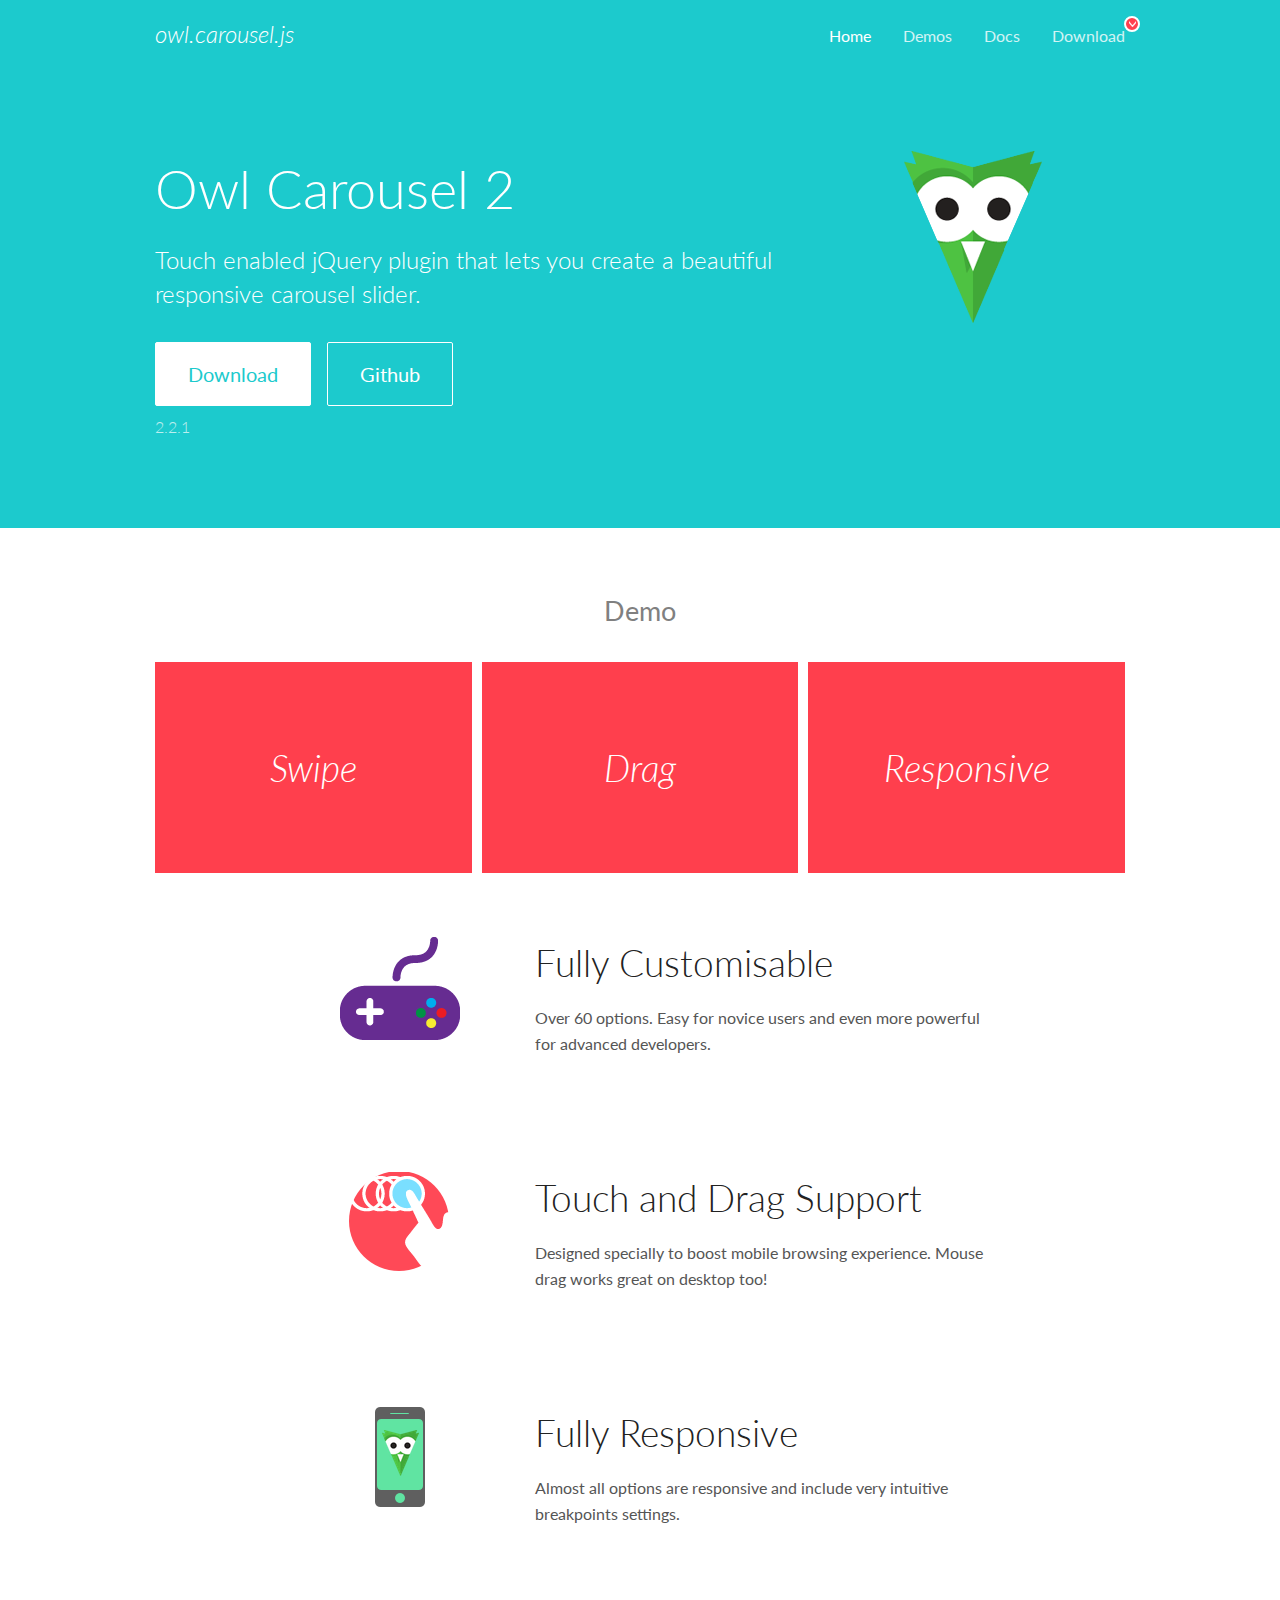
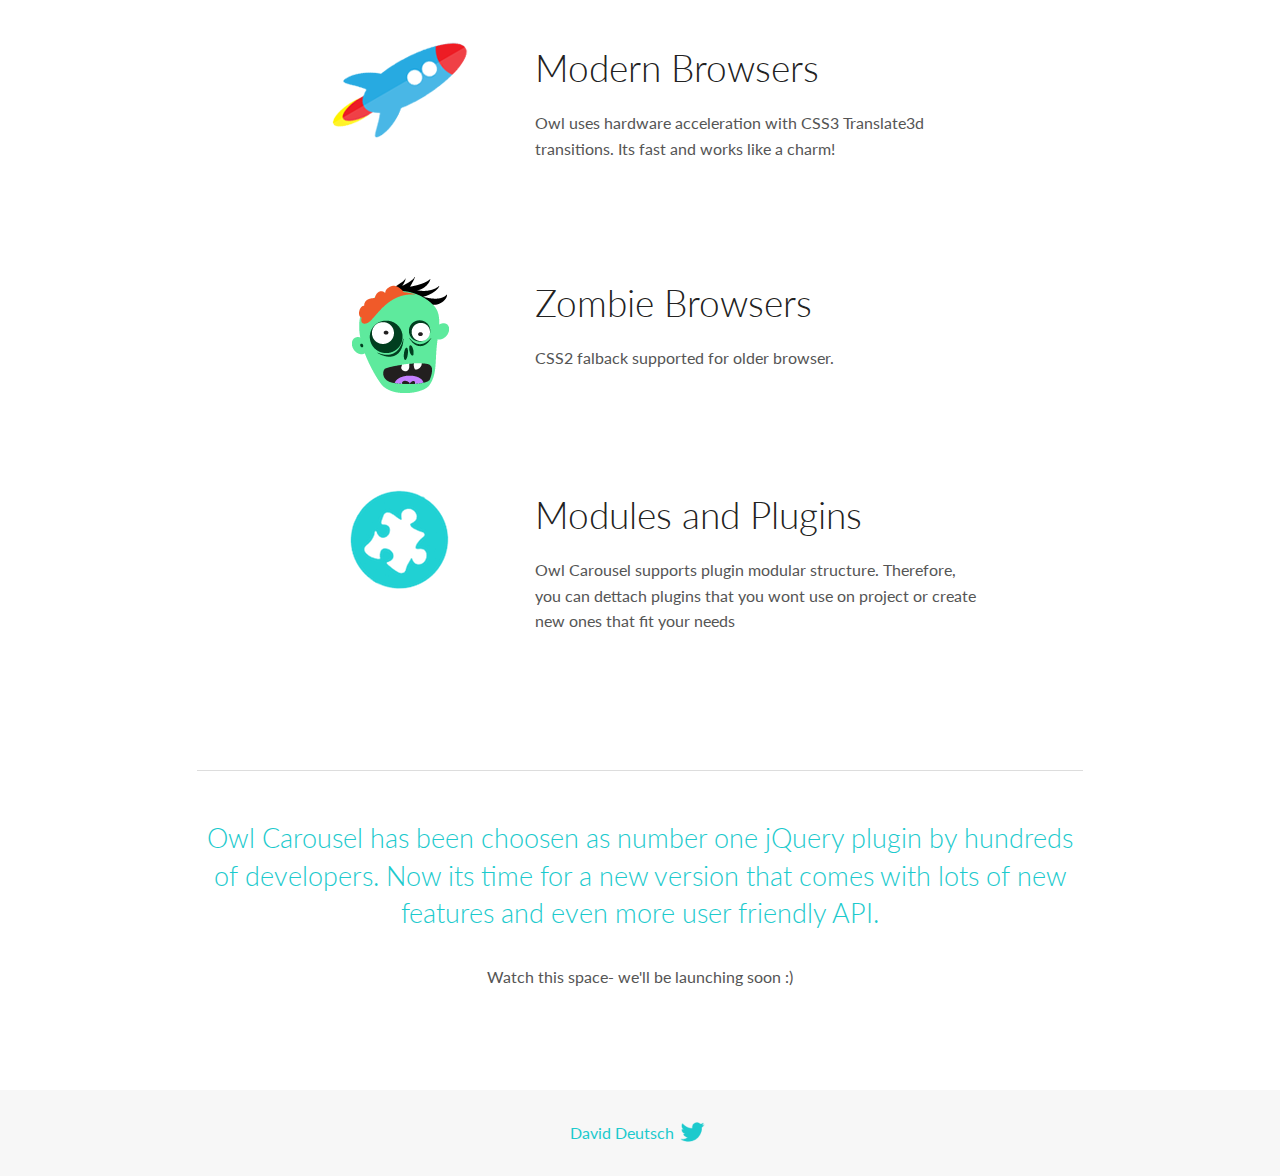
<file: libs/OwlCarousel/docs/index.html>
<!DOCTYPE html>
<html lang="en">
  <head>

    <!-- head -->
    <meta charset="utf-8">
    <meta name="msapplication-tap-highlight" content="no" />
    <meta name="viewport" content="width=device-width, initial-scale=1.0" />
    <meta name="description" content="Touch enabled jQuery plugin that lets you create beautiful responsive carousel slider.">
    <meta name="author" content="David Deutsch">
    <title>
      Home | Owl Carousel | 2.2.1
    </title>

    <!-- Stylesheets -->
    <link href='https://fonts.googleapis.com/css?family=Lato:300,400,700,400italic,300italic' rel='stylesheet' type='text/css'>
    <link rel="stylesheet" href="assets/css/docs.theme.min.css">

    <!-- Owl Stylesheets -->
    <link rel="stylesheet" href="assets/owlcarousel/assets/owl.carousel.min.css">
    <link rel="stylesheet" href="assets/owlcarousel/assets/owl.theme.default.min.css">

    <!-- HTML5 shim and Respond.js IE8 support of HTML5 elements and media queries -->

    <!--[if lt IE 9]>
      <script src="https://oss.maxcdn.com/libs/html5shiv/3.7.0/html5shiv.js"></script>
      <script src="https://oss.maxcdn.com/libs/respond.js/1.3.0/respond.min.js"></script>
    <![endif]-->

    <!-- Favicons -->
    <link rel="apple-touch-icon-precomposed" sizes="144x144" href="assets/ico/apple-touch-icon-144-precomposed.png">
    <link rel="shortcut icon" href="assets/ico/favicon.png">
    <link rel="shortcut icon" href="favicon.ico">

    <!-- Yeah i know js should not be in header. Its required for demos.-->

    <!-- javascript -->
    <script src="assets/vendors/jquery.min.js"></script>
    <script src="assets/owlcarousel/owl.carousel.js"></script>
  </head>
  <body>

    <!-- header -->
    <header class="header">
      <div class="row">
        <div class="large-12 columns">
          <div class="brand left">
            <h3>
              <a href="/OwlCarousel2/">owl.carousel.js</a> 
            </h3>
          </div>
          <a id="toggle-nav" class="right">
            <span></span> <span></span> <span></span> 
          </a> 
          <div class="nav-bar">
            <ul class="clearfix">
              <li class="active">
                <a href="/OwlCarousel2/index.html">Home</a> 
              </li>
              <li> <a href="/OwlCarousel2/demos/demos.html">Demos</a>  </li>
              <li> <a href="/OwlCarousel2/docs/started-welcome.html">Docs</a>  </li>
              <li>
                <a href="https://github.com/OwlCarousel2/OwlCarousel2/archive/2.2.1.zip">Download</a> 
                <span class="download"></span> 
              </li>
            </ul>
          </div>
        </div>
      </div>
    </header>

    <!-- home panel -->
    <section id="hero">
      <div class="row">
        <div class="large-8 medium-8 columns">
          <h1>Owl Carousel 2</h1>
          <h4>Touch enabled jQuery plugin that lets you create a beautiful responsive carousel slider.</h4>
          <a href="https://github.com/OwlCarousel2/OwlCarousel2/archive/2.2.1.zip" class="hero-button">Download</a> 
          <a href="https://github.com/OwlCarousel2/OwlCarousel2" class="hero-button outline">Github</a> 
          <p>2.2.1</p>
        </div>
        <div class="large-4 medium-4 columns">
          <img class="owl-logo" src="assets/img/owl-logo.png" alt="mr. Owl">
        </div>
      </div>
    </section>

    <!-- body -->
    <div class="home-demo">
      <div class="row">
        <div class="large-12 columns">
          <h3>Demo</h3>
          <div class="owl-carousel">
            <div class="item">
              <h2>Swipe</h2>
            </div>
            <div class="item">
              <h2>Drag</h2>
            </div>
            <div class="item">
              <h2>Responsive</h2>
            </div>
            <div class="item">
              <h2>CSS3</h2>
            </div>
            <div class="item">
              <h2>Fast</h2>
            </div>
            <div class="item">
              <h2>Easy</h2>
            </div>
            <div class="item">
              <h2>Free</h2>
            </div>
            <div class="item">
              <h2>Upgradable</h2>
            </div>
            <div class="item">
              <h2>Tons of options</h2>
            </div>
            <div class="item">
              <h2>Infinity</h2>
            </div>
            <div class="item">
              <h2>Auto Width</h2>
            </div>
          </div>
        </div>
      </div>
    </div>
    <script>
      var owl = $('.owl-carousel');
      owl.owlCarousel({
        margin: 10,
        loop: true,
        responsive: {
          0: {
            items: 1
          },
          600: {
            items: 2
          },
          1000: {
            items: 3
          }
        }
      })
    </script>

    <!-- features -->
    <div id="features">
      <div class="row">
        <div class="small-12 medium-9 small-centered columns">
          <section class="row feature">
            <div class="medium-4 small-12 columns">
              <img src="assets/img/feature-options.png" alt="">
            </div>
            <div class="medium-8 small-12 columns">
              <h2>Fully Customisable</h2>
              <p>Over 60 options. Easy for novice users and even more powerful for advanced developers.</p>
            </div>
          </section>
          <section class="row feature">
            <div class="medium-4 small-12 columns">
              <img src="assets/img/feature-drag.png" alt="">
            </div>
            <div class="medium-8 small-12 columns">
              <h2>Touch and Drag Support</h2>
              <p>Designed specially to boost mobile browsing experience. Mouse drag works great on desktop too!</p>
            </div>
          </section>
          <section class="row feature">
            <div class="medium-4 small-12 columns">
              <img src="assets/img/feature-responsive.png" alt="">
            </div>
            <div class="medium-8 small-12 columns">
              <h2>Fully Responsive</h2>
              <p>Almost all options are responsive and include very intuitive breakpoints settings.</p>
            </div>
          </section>
          <section class="row feature">
            <div class="medium-4 small-12 columns">
              <img src="assets/img/feature-modern.png" alt="">
            </div>
            <div class="medium-8 small-12 columns">
              <h2>Modern Browsers</h2>
              <p>Owl uses hardware acceleration with CSS3 Translate3d transitions. Its fast and works like a charm! </p>
            </div>
          </section>
          <section class="row feature">
            <div class="medium-4 small-12 columns">
              <img src="assets/img/feature-zombie.png" alt="">
            </div>
            <div class="medium-8 small-12 columns">
              <h2>Zombie Browsers</h2>
              <p>CSS2 falback supported for older browser.</p>
            </div>
          </section>
          <section class="row feature">
            <div class="medium-4 small-12 columns">
              <img src="assets/img/feature-module.png" alt="">
            </div>
            <div class="medium-8 small-12 columns">
              <h2>Modules and Plugins</h2>
              <p>Owl Carousel supports plugin modular structure. Therefore, you can dettach plugins that you wont use on project or create new ones that fit your needs</p>
            </div>
          </section>
        </div>
      </div>
    </div>

    <!-- footer -->
    <section id="teaser-text">
      <div class="row">
        <div class="small-12 medium-11 small-centered columns">
          <hr>
          <h3 id="owl-carousel-has-been-choosen-as-number-one-jquery-plugin-by-hundreds-of-developers-now-its-time-for-a-new-version-that-comes-with-lots-of-new-features-and-even-more-user-friendly-api-">Owl Carousel has been choosen as number one jQuery plugin by hundreds of developers. Now its time for a new version that comes with lots of new features and even more user friendly API.</h3>
          <p>Watch this space- we&#39;ll be launching soon :)</p>
        </div>
      </div>
    </section>

    <!-- footer -->
    <footer class="footer">
      <div class="row">
        <div class="large-12 columns">
          <h5>
            <a href="/OwlCarousel2/docs/support-contact.html">David Deutsch</a> 
            <a id="custom-tweet-button" href="https://twitter.com/share?url=https://github.com/OwlCarousel2/OwlCarousel2&text=Owl Carousel - This is so awesome! " target="_blank"></a> 
          </h5>
        </div>
      </div>
    </footer>

    <!-- vendors -->
    <script src="assets/vendors/highlight.js"></script>
    <script src="assets/js/app.js"></script>
  </body>
</html>
</file>
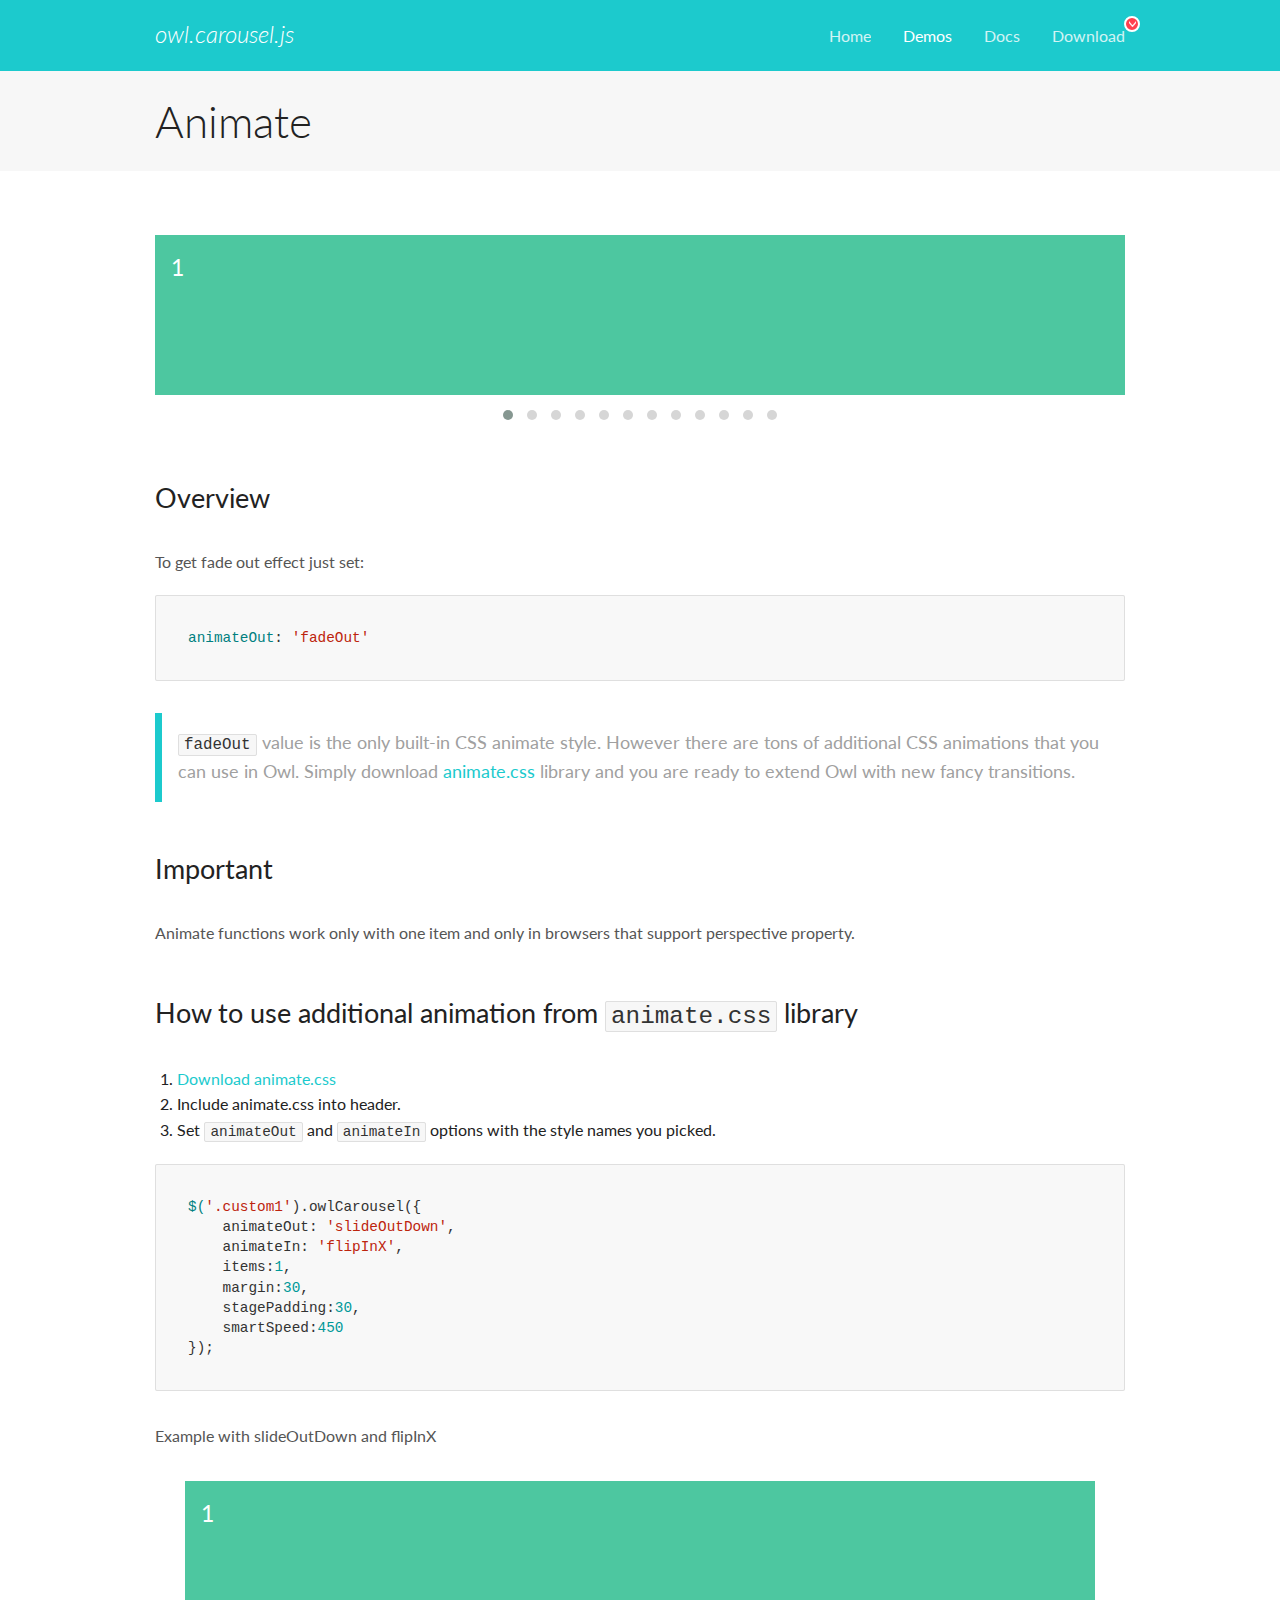
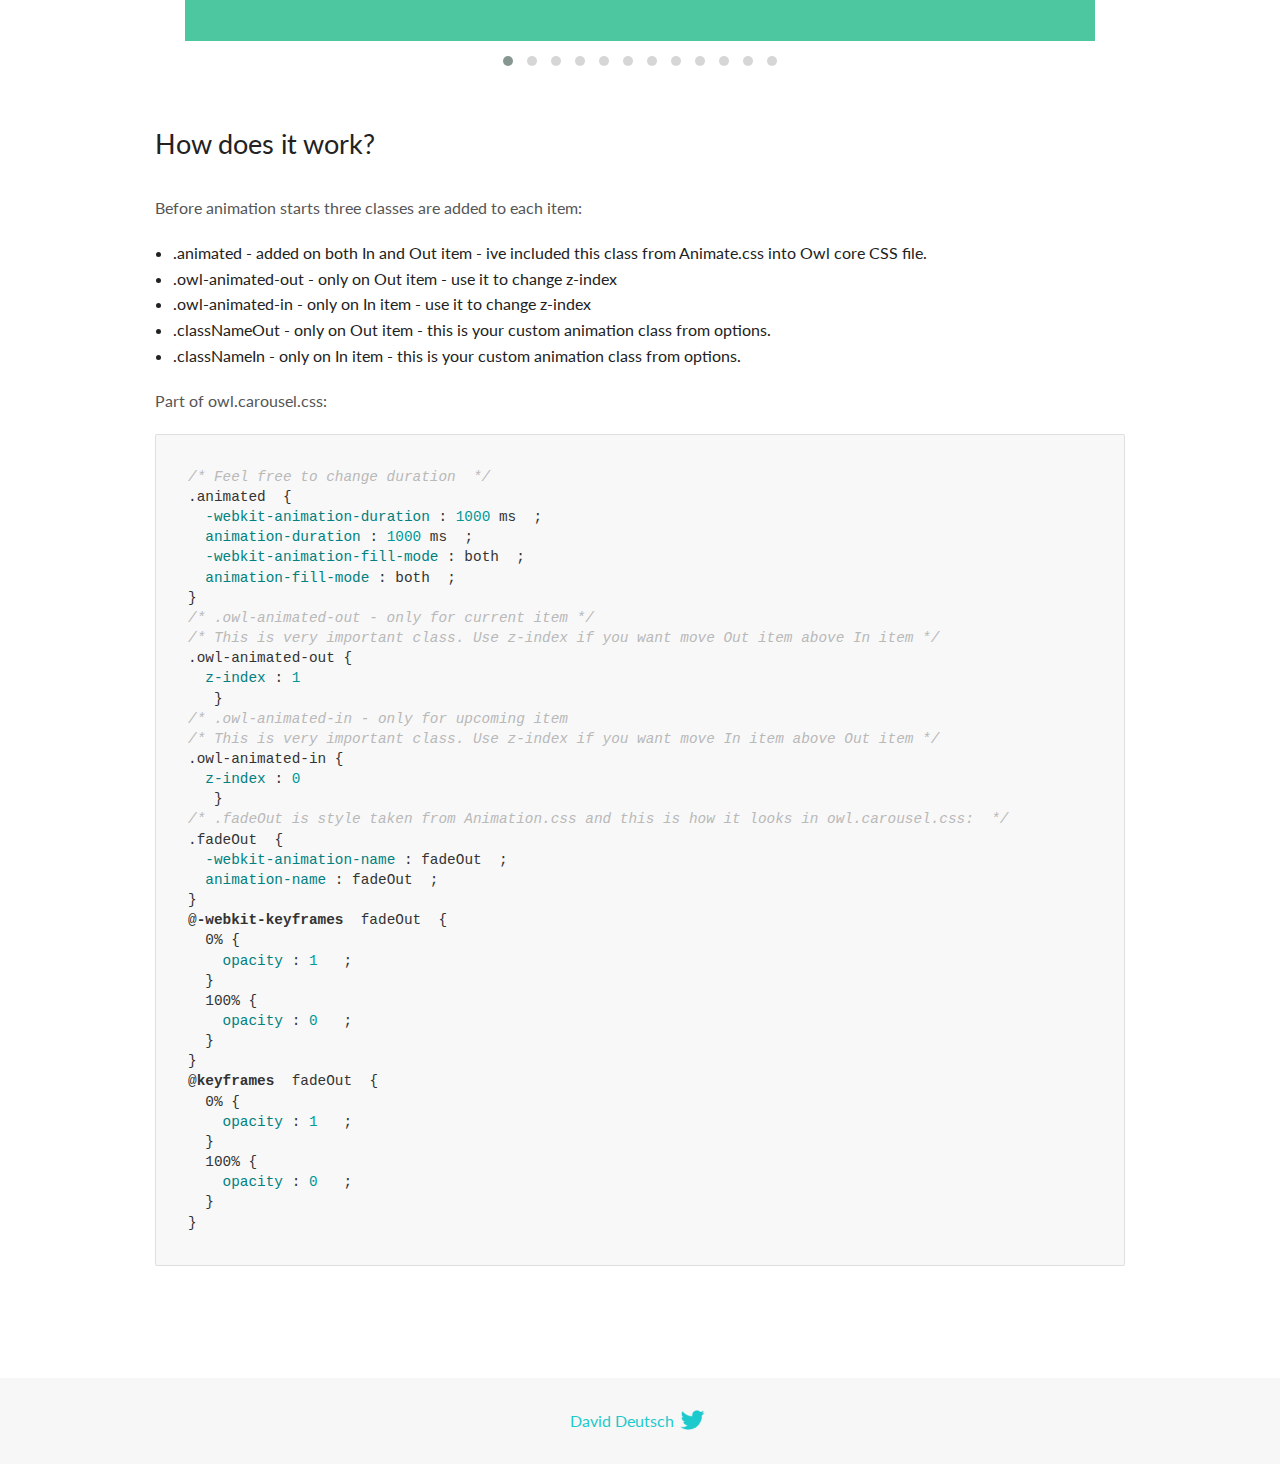
<file: libs/OwlCarousel/docs/demos/animate.html>
<!DOCTYPE html>
<html lang="en">
  <head>

    <!-- head -->
    <meta charset="utf-8">
    <meta name="msapplication-tap-highlight" content="no" />
    <meta name="viewport" content="width=device-width, initial-scale=1.0" />
    <meta name="description" content="Animate carousel">
    <meta name="author" content="David Deutsch">
    <title>
      Animate Demo | Owl Carousel | 2.2.1
    </title>

    <!-- Stylesheets -->
    <link href='https://fonts.googleapis.com/css?family=Lato:300,400,700,400italic,300italic' rel='stylesheet' type='text/css'>
    <link rel="stylesheet" href="../assets/css/docs.theme.min.css">

    <!-- Owl Stylesheets -->
    <link rel="stylesheet" href="../assets/owlcarousel/assets/owl.carousel.min.css">
    <link rel="stylesheet" href="../assets/owlcarousel/assets/owl.theme.default.min.css">

    <!-- HTML5 shim and Respond.js IE8 support of HTML5 elements and media queries -->

    <!--[if lt IE 9]>
      <script src="https://oss.maxcdn.com/libs/html5shiv/3.7.0/html5shiv.js"></script>
      <script src="https://oss.maxcdn.com/libs/respond.js/1.3.0/respond.min.js"></script>
    <![endif]-->

    <!-- Favicons -->
    <link rel="apple-touch-icon-precomposed" sizes="144x144" href="../assets/ico/apple-touch-icon-144-precomposed.png">
    <link rel="shortcut icon" href="../assets/ico/favicon.png">
    <link rel="shortcut icon" href="favicon.ico">

    <!-- Yeah i know js should not be in header. Its required for demos.-->

    <!-- javascript -->
    <script src="../assets/vendors/jquery.min.js"></script>
    <script src="../assets/owlcarousel/owl.carousel.js"></script>
  </head>
  <body>

    <!-- header -->
    <header class="header">
      <div class="row">
        <div class="large-12 columns">
          <div class="brand left">
            <h3>
              <a href="/OwlCarousel2/">owl.carousel.js</a> 
            </h3>
          </div>
          <a id="toggle-nav" class="right">
            <span></span> <span></span> <span></span> 
          </a> 
          <div class="nav-bar">
            <ul class="clearfix">
              <li> <a href="/OwlCarousel2/index.html">Home</a>  </li>
              <li class="active">
                <a href="/OwlCarousel2/demos/demos.html">Demos</a> 
              </li>
              <li> <a href="/OwlCarousel2/docs/started-welcome.html">Docs</a>  </li>
              <li>
                <a href="https://github.com/OwlCarousel2/OwlCarousel2/archive/2.2.1.zip">Download</a> 
                <span class="download"></span> 
              </li>
            </ul>
          </div>
        </div>
      </div>
    </header>

    <!-- title -->
    <section class="title">
      <div class="row">
        <div class="large-12 columns">
          <h1>Animate</h1>
        </div>
      </div>
    </section>

    <!--  Demos -->
    <section id="demos">
      <div class="row">
        <div class="large-12 columns">
          <div class="fadeOut owl-carousel owl-theme">
            <div class="item">
              <h4>1</h4>
            </div>
            <div class="item">
              <h4>2</h4>
            </div>
            <div class="item">
              <h4>3</h4>
            </div>
            <div class="item">
              <h4>4</h4>
            </div>
            <div class="item">
              <h4>5</h4>
            </div>
            <div class="item">
              <h4>6</h4>
            </div>
            <div class="item">
              <h4>7</h4>
            </div>
            <div class="item">
              <h4>8</h4>
            </div>
            <div class="item">
              <h4>9</h4>
            </div>
            <div class="item">
              <h4>10</h4>
            </div>
            <div class="item">
              <h4>11</h4>
            </div>
            <div class="item">
              <h4>12</h4>
            </div>
          </div>
          <h3 id="overview">Overview</h3>
          <p>To get fade out effect just set:</p>
          <pre><code>animateOut: &#39;fadeOut&#39;</code></pre>
          <blockquote>
            <p><code>fadeOut</code> value is the only built-in CSS animate style. However there are tons of additional CSS animations that you can use in Owl. Simply download
              <a href="https://daneden.github.io/animate.css/">animate.css</a>  library and you are ready to extend Owl with new fancy transitions.</p>
          </blockquote>
          <h3 id="important">Important</h3>
          <p>Animate functions work only with one item and only in browsers that support perspective property.</p>
          <h3 id="how-to-use-additional-animation-from-animate-css-library">How to use additional animation from <code>animate.css</code> library</h3>
          <ol>
            <li> <a href="https://daneden.github.io/animate.css/">Download animate.css</a>  </li>
            <li>Include animate.css into header.</li>
            <li>Set <code>animateOut</code> and <code>animateIn</code> options with the style names you picked.</li>
          </ol>
          <pre><code>$(&#39;.custom1&#39;).owlCarousel({
    animateOut: &#39;slideOutDown&#39;,
    animateIn: &#39;flipInX&#39;,
    items:1,
    margin:30,
    stagePadding:30,
    smartSpeed:450
});</code></pre>
          <p>Example with slideOutDown and flipInX</p>
          <div class="custom1 owl-carousel owl-theme">
            <div class="item">
              <h4>1</h4>
            </div>
            <div class="item">
              <h4>2</h4>
            </div>
            <div class="item">
              <h4>3</h4>
            </div>
            <div class="item">
              <h4>4</h4>
            </div>
            <div class="item">
              <h4>5</h4>
            </div>
            <div class="item">
              <h4>6</h4>
            </div>
            <div class="item">
              <h4>7</h4>
            </div>
            <div class="item">
              <h4>8</h4>
            </div>
            <div class="item">
              <h4>9</h4>
            </div>
            <div class="item">
              <h4>10</h4>
            </div>
            <div class="item">
              <h4>11</h4>
            </div>
            <div class="item">
              <h4>12</h4>
            </div>
          </div>
          <h3 id="how-does-it-work-">How does it work?</h3>
          <p>Before animation starts three classes are added to each item:</p>
          <ul>
            <li>.animated - added on both In and Out item - ive included this class from Animate.css into Owl core CSS file.</li>
            <li>.owl-animated-out - only on Out item - use it to change z-index</li>
            <li>.owl-animated-in - only on In item - use it to change z-index</li>
            <li>.classNameOut - only on Out item - this is your custom animation class from options.</li>
            <li>.classNameIn - only on In item - this is your custom animation class from options.</li>
          </ul>
          <p>Part of owl.carousel.css:</p>
          <pre><code class="language-css"><span class="comment">/* Feel free to change duration  */</span> 
<span class="class">.animated</span>  <span class="rules">{
  <span class="rule"><span class="attribute">-webkit-animation-duration</span> :<span class="value"> <span class="number">1000</span> ms</span> </span> ;
  <span class="rule"><span class="attribute">animation-duration</span> :<span class="value"> <span class="number">1000</span> ms</span> </span> ;
  <span class="rule"><span class="attribute">-webkit-animation-fill-mode</span> :<span class="value"> both</span> </span> ;
  <span class="rule"><span class="attribute">animation-fill-mode</span> :<span class="value"> both</span> </span> ;
<span class="rule">}</span> </span> 
<span class="comment">/* .owl-animated-out - only for current item */</span> 
<span class="comment">/* This is very important class. Use z-index if you want move Out item above In item */</span> 
<span class="class">.owl-animated-out</span> <span class="rules">{
  <span class="rule"><span class="attribute">z-index</span> :<span class="value"> <span class="number">1</span> 
</span> </span> </span> }
<span class="comment">/* .owl-animated-in - only for upcoming item
/* This is very important class. Use z-index if you want move In item above Out item */</span> 
<span class="class">.owl-animated-in</span> <span class="rules">{
  <span class="rule"><span class="attribute">z-index</span> :<span class="value"> <span class="number">0</span> 
</span> </span> </span> }
<span class="comment">/* .fadeOut is style taken from Animation.css and this is how it looks in owl.carousel.css:  */</span> 
<span class="class">.fadeOut</span>  <span class="rules">{
  <span class="rule"><span class="attribute">-webkit-animation-name</span> :<span class="value"> fadeOut</span> </span> ;
  <span class="rule"><span class="attribute">animation-name</span> :<span class="value"> fadeOut</span> </span> ;
<span class="rule">}</span> </span> 
<span class="at_rule">@<span class="keyword">-webkit-keyframes</span>  fadeOut </span> {
  0% <span class="rules">{
    <span class="rule"><span class="attribute">opacity</span> :<span class="value"> <span class="number">1</span> </span> </span> ;
  <span class="rule">}</span> </span> 
  100% <span class="rules">{
    <span class="rule"><span class="attribute">opacity</span> :<span class="value"> <span class="number">0</span> </span> </span> ;
  <span class="rule">}</span> </span> 
}
<span class="at_rule">@<span class="keyword">keyframes</span>  fadeOut </span> {
  0% <span class="rules">{
    <span class="rule"><span class="attribute">opacity</span> :<span class="value"> <span class="number">1</span> </span> </span> ;
  <span class="rule">}</span> </span> 
  100% <span class="rules">{
    <span class="rule"><span class="attribute">opacity</span> :<span class="value"> <span class="number">0</span> </span> </span> ;
  <span class="rule">}</span> </span> 
}</code></pre>
          <link rel="stylesheet" href="../assets/css/animate.css">
          <script>
            jQuery(document).ready(function($) {
              $('.fadeOut').owlCarousel({
                items: 1,
                animateOut: 'fadeOut',
                loop: true,
                margin: 10,
              });
              $('.custom1').owlCarousel({
                animateOut: 'slideOutDown',
                animateIn: 'flipInX',
                items: 1,
                margin: 30,
                stagePadding: 30,
                smartSpeed: 450
              });
            });
          </script>
        </div>
      </div>
    </section>

    <!-- footer -->
    <footer class="footer">
      <div class="row">
        <div class="large-12 columns">
          <h5>
            <a href="/OwlCarousel2/docs/support-contact.html">David Deutsch</a> 
            <a id="custom-tweet-button" href="https://twitter.com/share?url=https://github.com/OwlCarousel2/OwlCarousel2&text=Owl Carousel - This is so awesome! " target="_blank"></a> 
          </h5>
        </div>
      </div>
    </footer>

    <!-- vendors -->
    <script src="../assets/vendors/highlight.js"></script>
    <script src="../assets/js/app.js"></script>
  </body>
</html>
</file>
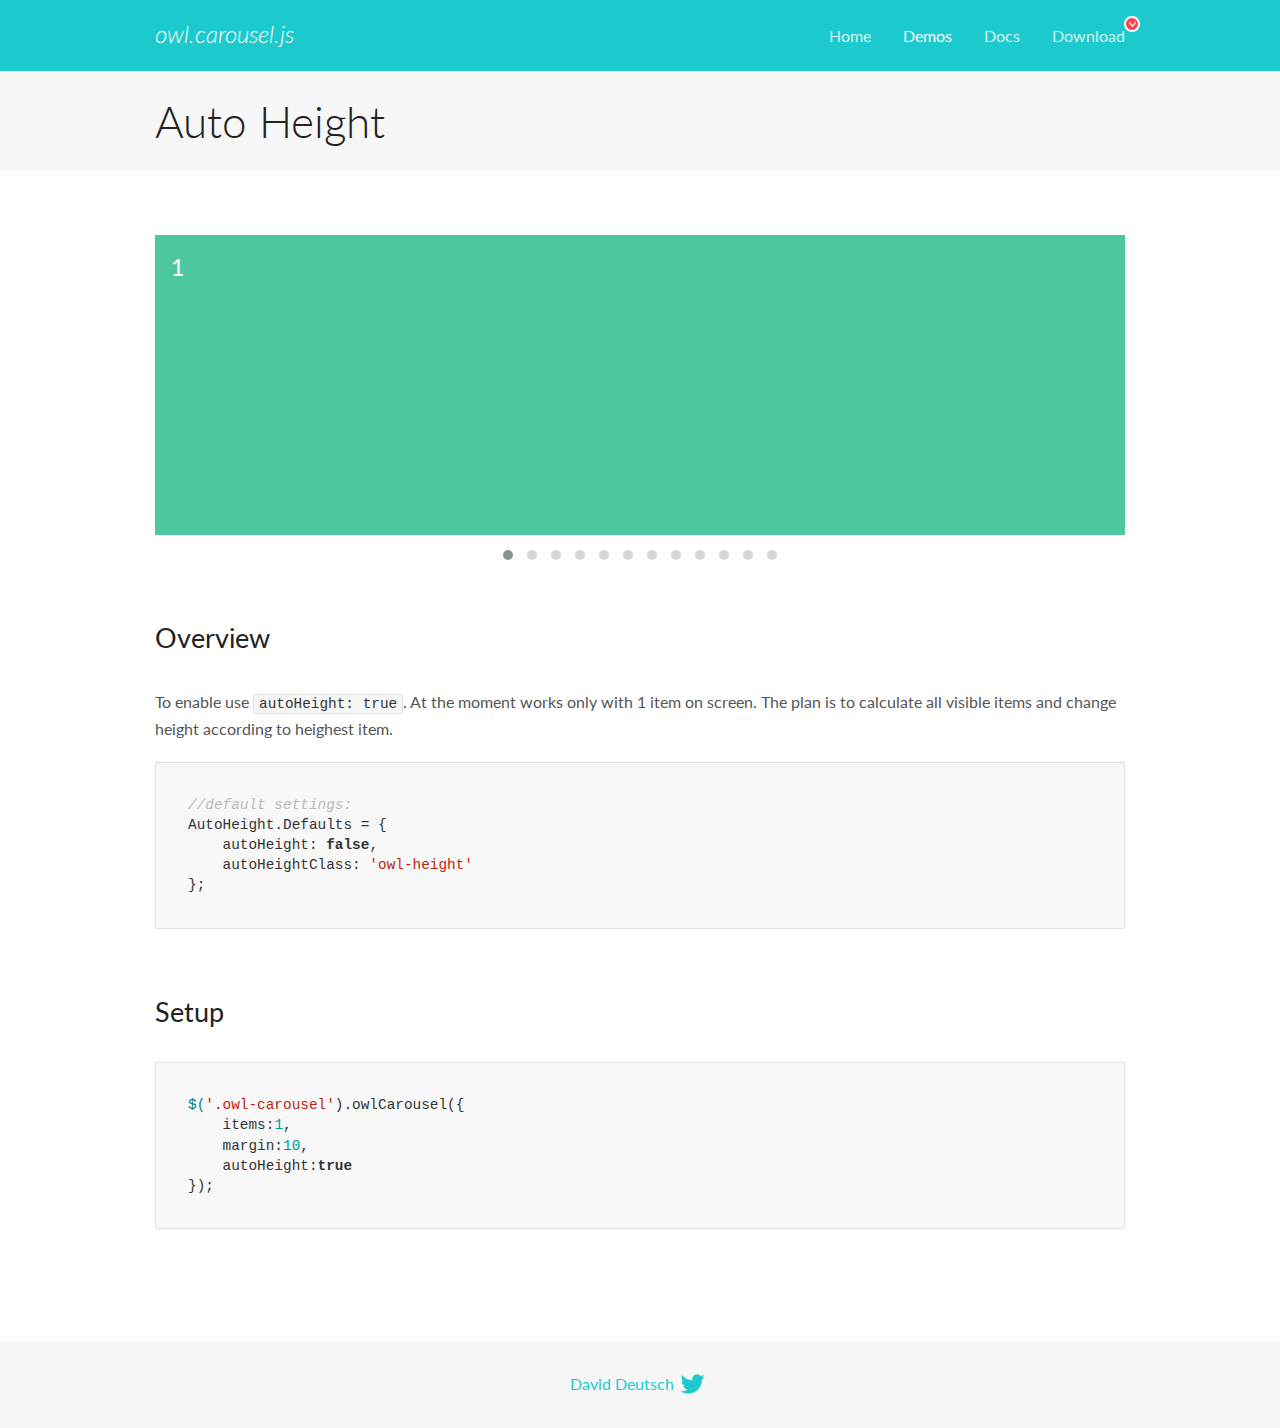
<file: libs/OwlCarousel/docs/demos/autoheight.html>
<!DOCTYPE html>
<html lang="en">
  <head>

    <!-- head -->
    <meta charset="utf-8">
    <meta name="msapplication-tap-highlight" content="no" />
    <meta name="viewport" content="width=device-width, initial-scale=1.0" />
    <meta name="description" content="autoHeight usage demo">
    <meta name="author" content="David Deutsch">
    <title>
      Auto Height Demo | Owl Carousel | 2.2.1
    </title>

    <!-- Stylesheets -->
    <link href='https://fonts.googleapis.com/css?family=Lato:300,400,700,400italic,300italic' rel='stylesheet' type='text/css'>
    <link rel="stylesheet" href="../assets/css/docs.theme.min.css">

    <!-- Owl Stylesheets -->
    <link rel="stylesheet" href="../assets/owlcarousel/assets/owl.carousel.min.css">
    <link rel="stylesheet" href="../assets/owlcarousel/assets/owl.theme.default.min.css">

    <!-- HTML5 shim and Respond.js IE8 support of HTML5 elements and media queries -->

    <!--[if lt IE 9]>
      <script src="https://oss.maxcdn.com/libs/html5shiv/3.7.0/html5shiv.js"></script>
      <script src="https://oss.maxcdn.com/libs/respond.js/1.3.0/respond.min.js"></script>
    <![endif]-->

    <!-- Favicons -->
    <link rel="apple-touch-icon-precomposed" sizes="144x144" href="../assets/ico/apple-touch-icon-144-precomposed.png">
    <link rel="shortcut icon" href="../assets/ico/favicon.png">
    <link rel="shortcut icon" href="favicon.ico">

    <!-- Yeah i know js should not be in header. Its required for demos.-->

    <!-- javascript -->
    <script src="../assets/vendors/jquery.min.js"></script>
    <script src="../assets/owlcarousel/owl.carousel.js"></script>
  </head>
  <body>

    <!-- header -->
    <header class="header">
      <div class="row">
        <div class="large-12 columns">
          <div class="brand left">
            <h3>
              <a href="/OwlCarousel2/">owl.carousel.js</a> 
            </h3>
          </div>
          <a id="toggle-nav" class="right">
            <span></span> <span></span> <span></span> 
          </a> 
          <div class="nav-bar">
            <ul class="clearfix">
              <li> <a href="/OwlCarousel2/index.html">Home</a>  </li>
              <li class="active">
                <a href="/OwlCarousel2/demos/demos.html">Demos</a> 
              </li>
              <li> <a href="/OwlCarousel2/docs/started-welcome.html">Docs</a>  </li>
              <li>
                <a href="https://github.com/OwlCarousel2/OwlCarousel2/archive/2.2.1.zip">Download</a> 
                <span class="download"></span> 
              </li>
            </ul>
          </div>
        </div>
      </div>
    </header>

    <!-- title -->
    <section class="title">
      <div class="row">
        <div class="large-12 columns">
          <h1>Auto Height</h1>
        </div>
      </div>
    </section>

    <!--  Demos -->
    <section id="demos">
      <div class="row">
        <div class="large-12 columns">
          <div class="owl-carousel owl-theme">
            <div class="item" style="height:300px">
              <h4>1</h4>
            </div>
            <div class="item" style="height:100px">
              <h4>2</h4>
            </div>
            <div class="item" style="height:500px">
              <h4>3</h4>
            </div>
            <div class="item" style="height:250px">
              <h4>4</h4>
            </div>
            <div class="item" style="height:400px">
              <h4>5</h4>
            </div>
            <div class="item" style="height:500px">
              <h4>6</h4>
            </div>
            <div class="item" style="height:600px">
              <h4>7</h4>
            </div>
            <div class="item" style="height:400px">
              <h4>8</h4>
            </div>
            <div class="item" style="height:300px">
              <h4>9</h4>
            </div>
            <div class="item" style="height:350px">
              <h4>10</h4>
            </div>
            <div class="item" style="height:200px">
              <h4>11</h4>
            </div>
            <div class="item" style="height:150px">
              <h4>12</h4>
            </div>
          </div>
          <h3 id="overview">Overview</h3>
          <p>To enable use <code>autoHeight: true</code>. At the moment works only with 1 item on screen. The plan is to calculate all visible items and change height according to heighest item.</p>
          <pre><code>//default settings:
AutoHeight.Defaults = {
    autoHeight: false,
    autoHeightClass: &#39;owl-height&#39;
};</code></pre>
          <h3 id="setup">Setup</h3>
          <pre><code>$(&#39;.owl-carousel&#39;).owlCarousel({
    items:1,
    margin:10,
    autoHeight:true
});</code></pre>
          <script>
            $(document).ready(function() {
              $('.owl-carousel').owlCarousel({
                items: 1,
                margin: 10,
                autoHeight: true
              });
            })
          </script>
        </div>
      </div>
    </section>

    <!-- footer -->
    <footer class="footer">
      <div class="row">
        <div class="large-12 columns">
          <h5>
            <a href="/OwlCarousel2/docs/support-contact.html">David Deutsch</a> 
            <a id="custom-tweet-button" href="https://twitter.com/share?url=https://github.com/OwlCarousel2/OwlCarousel2&text=Owl Carousel - This is so awesome! " target="_blank"></a> 
          </h5>
        </div>
      </div>
    </footer>

    <!-- vendors -->
    <script src="../assets/vendors/highlight.js"></script>
    <script src="../assets/js/app.js"></script>
  </body>
</html>
</file>
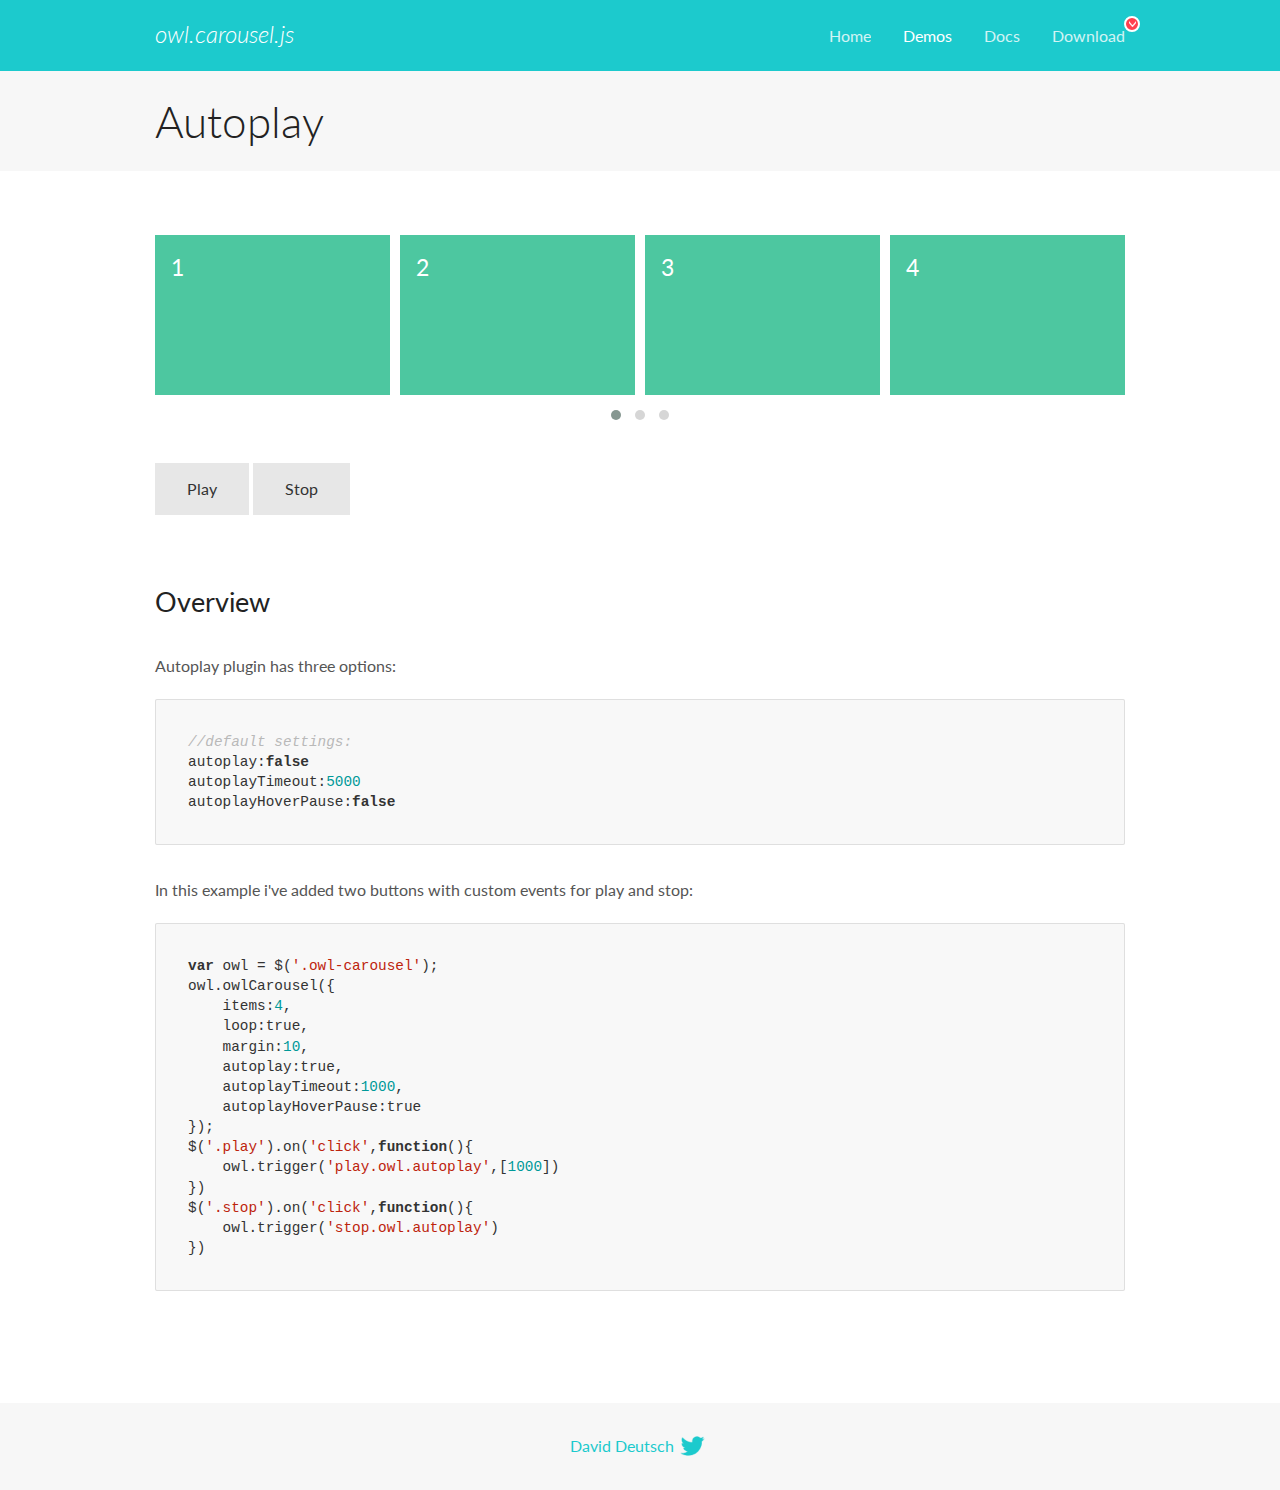
<file: libs/OwlCarousel/docs/demos/autoplay.html>
<!DOCTYPE html>
<html lang="en">
  <head>

    <!-- head -->
    <meta charset="utf-8">
    <meta name="msapplication-tap-highlight" content="no" />
    <meta name="viewport" content="width=device-width, initial-scale=1.0" />
    <meta name="description" content="Autoplay usage demo">
    <meta name="author" content="David Deutsch">
    <title>
      Autoplay Demo | Owl Carousel | 2.2.1
    </title>

    <!-- Stylesheets -->
    <link href='https://fonts.googleapis.com/css?family=Lato:300,400,700,400italic,300italic' rel='stylesheet' type='text/css'>
    <link rel="stylesheet" href="../assets/css/docs.theme.min.css">

    <!-- Owl Stylesheets -->
    <link rel="stylesheet" href="../assets/owlcarousel/assets/owl.carousel.min.css">
    <link rel="stylesheet" href="../assets/owlcarousel/assets/owl.theme.default.min.css">

    <!-- HTML5 shim and Respond.js IE8 support of HTML5 elements and media queries -->

    <!--[if lt IE 9]>
      <script src="https://oss.maxcdn.com/libs/html5shiv/3.7.0/html5shiv.js"></script>
      <script src="https://oss.maxcdn.com/libs/respond.js/1.3.0/respond.min.js"></script>
    <![endif]-->

    <!-- Favicons -->
    <link rel="apple-touch-icon-precomposed" sizes="144x144" href="../assets/ico/apple-touch-icon-144-precomposed.png">
    <link rel="shortcut icon" href="../assets/ico/favicon.png">
    <link rel="shortcut icon" href="favicon.ico">

    <!-- Yeah i know js should not be in header. Its required for demos.-->

    <!-- javascript -->
    <script src="../assets/vendors/jquery.min.js"></script>
    <script src="../assets/owlcarousel/owl.carousel.js"></script>
  </head>
  <body>

    <!-- header -->
    <header class="header">
      <div class="row">
        <div class="large-12 columns">
          <div class="brand left">
            <h3>
              <a href="/OwlCarousel2/">owl.carousel.js</a> 
            </h3>
          </div>
          <a id="toggle-nav" class="right">
            <span></span> <span></span> <span></span> 
          </a> 
          <div class="nav-bar">
            <ul class="clearfix">
              <li> <a href="/OwlCarousel2/index.html">Home</a>  </li>
              <li class="active">
                <a href="/OwlCarousel2/demos/demos.html">Demos</a> 
              </li>
              <li> <a href="/OwlCarousel2/docs/started-welcome.html">Docs</a>  </li>
              <li>
                <a href="https://github.com/OwlCarousel2/OwlCarousel2/archive/2.2.1.zip">Download</a> 
                <span class="download"></span> 
              </li>
            </ul>
          </div>
        </div>
      </div>
    </header>

    <!-- title -->
    <section class="title">
      <div class="row">
        <div class="large-12 columns">
          <h1>Autoplay</h1>
        </div>
      </div>
    </section>

    <!--  Demos -->
    <section id="demos">
      <div class="row">
        <div class="large-12 columns">
          <div class="owl-carousel owl-theme">
            <div class="item">
              <h4>1</h4>
            </div>
            <div class="item">
              <h4>2</h4>
            </div>
            <div class="item">
              <h4>3</h4>
            </div>
            <div class="item">
              <h4>4</h4>
            </div>
            <div class="item">
              <h4>5</h4>
            </div>
            <div class="item">
              <h4>6</h4>
            </div>
            <div class="item">
              <h4>7</h4>
            </div>
            <div class="item">
              <h4>8</h4>
            </div>
            <div class="item">
              <h4>9</h4>
            </div>
            <div class="item">
              <h4>10</h4>
            </div>
            <div class="item">
              <h4>11</h4>
            </div>
            <div class="item">
              <h4>12</h4>
            </div>
          </div>
          <a class="button secondary play">Play</a> 
          <a class="button secondary stop">Stop</a> 
          <h3 id="overview">Overview</h3>
          <p>Autoplay plugin has three options:</p>
          <pre><code>//default settings:
autoplay:false
autoplayTimeout:5000
autoplayHoverPause:false</code></pre>
          <p>In this example i&#39;ve added two buttons with custom events for play and stop:</p>
          <pre><code>var owl = $(&#39;.owl-carousel&#39;);
owl.owlCarousel({
    items:4,
    loop:true,
    margin:10,
    autoplay:true,
    autoplayTimeout:1000,
    autoplayHoverPause:true
});
$(&#39;.play&#39;).on(&#39;click&#39;,function(){
    owl.trigger(&#39;play.owl.autoplay&#39;,[1000])
})
$(&#39;.stop&#39;).on(&#39;click&#39;,function(){
    owl.trigger(&#39;stop.owl.autoplay&#39;)
})</code></pre>
          <script>
            $(document).ready(function() {
              var owl = $('.owl-carousel');
              owl.owlCarousel({
                items: 4,
                loop: true,
                margin: 10,
                autoplay: true,
                autoplayTimeout: 1000,
                autoplayHoverPause: true
              });
              $('.play').on('click', function() {
                owl.trigger('play.owl.autoplay', [1000])
              })
              $('.stop').on('click', function() {
                owl.trigger('stop.owl.autoplay')
              })
            })
          </script>
        </div>
      </div>
    </section>

    <!-- footer -->
    <footer class="footer">
      <div class="row">
        <div class="large-12 columns">
          <h5>
            <a href="/OwlCarousel2/docs/support-contact.html">David Deutsch</a> 
            <a id="custom-tweet-button" href="https://twitter.com/share?url=https://github.com/OwlCarousel2/OwlCarousel2&text=Owl Carousel - This is so awesome! " target="_blank"></a> 
          </h5>
        </div>
      </div>
    </footer>

    <!-- vendors -->
    <script src="../assets/vendors/highlight.js"></script>
    <script src="../assets/js/app.js"></script>
  </body>
</html>
</file>
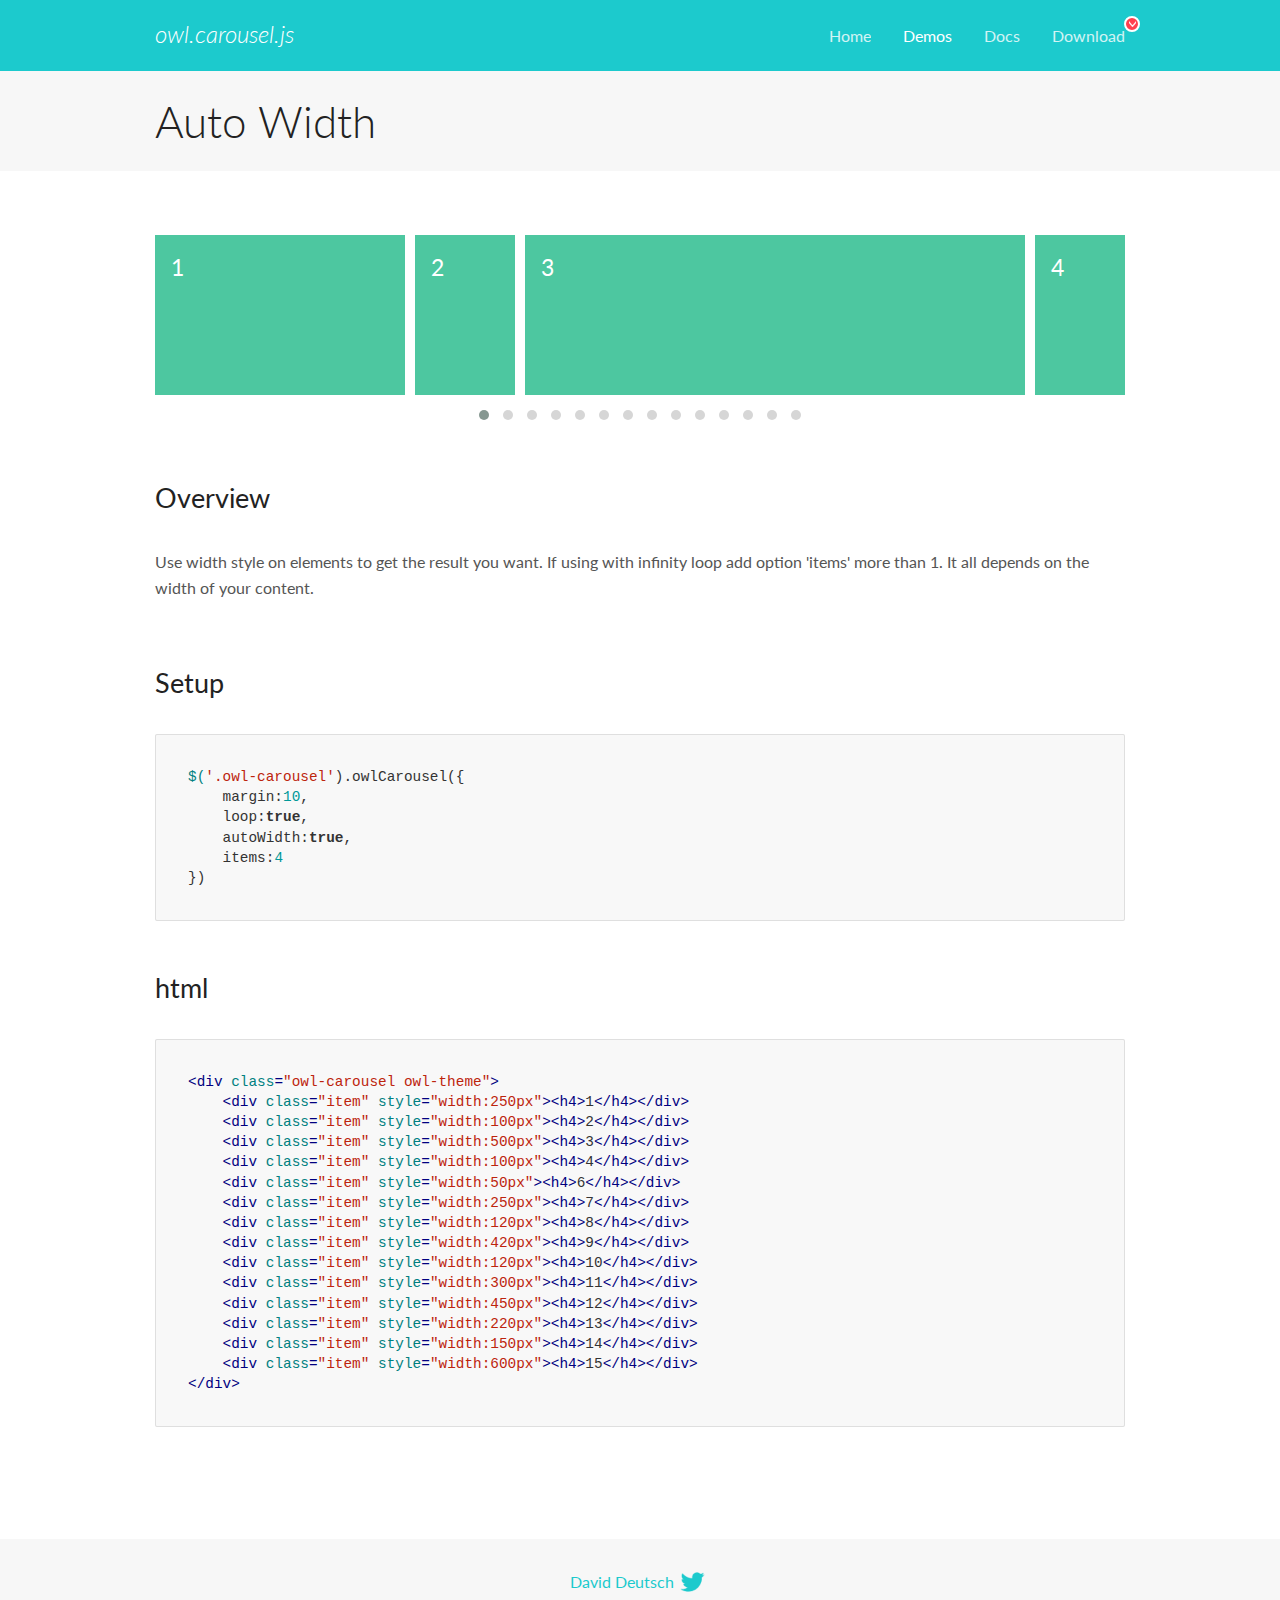
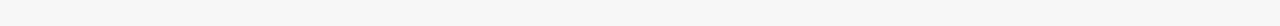
<file: libs/OwlCarousel/docs/demos/autowidth.html>
<!DOCTYPE html>
<html lang="en">
  <head>

    <!-- head -->
    <meta charset="utf-8">
    <meta name="msapplication-tap-highlight" content="no" />
    <meta name="viewport" content="width=device-width, initial-scale=1.0" />
    <meta name="description" content="Auto Width">
    <meta name="author" content="David Deutsch">
    <title>
      Auto Width Demo | Owl Carousel | 2.2.1
    </title>

    <!-- Stylesheets -->
    <link href='https://fonts.googleapis.com/css?family=Lato:300,400,700,400italic,300italic' rel='stylesheet' type='text/css'>
    <link rel="stylesheet" href="../assets/css/docs.theme.min.css">

    <!-- Owl Stylesheets -->
    <link rel="stylesheet" href="../assets/owlcarousel/assets/owl.carousel.min.css">
    <link rel="stylesheet" href="../assets/owlcarousel/assets/owl.theme.default.min.css">

    <!-- HTML5 shim and Respond.js IE8 support of HTML5 elements and media queries -->

    <!--[if lt IE 9]>
      <script src="https://oss.maxcdn.com/libs/html5shiv/3.7.0/html5shiv.js"></script>
      <script src="https://oss.maxcdn.com/libs/respond.js/1.3.0/respond.min.js"></script>
    <![endif]-->

    <!-- Favicons -->
    <link rel="apple-touch-icon-precomposed" sizes="144x144" href="../assets/ico/apple-touch-icon-144-precomposed.png">
    <link rel="shortcut icon" href="../assets/ico/favicon.png">
    <link rel="shortcut icon" href="favicon.ico">

    <!-- Yeah i know js should not be in header. Its required for demos.-->

    <!-- javascript -->
    <script src="../assets/vendors/jquery.min.js"></script>
    <script src="../assets/owlcarousel/owl.carousel.js"></script>
  </head>
  <body>

    <!-- header -->
    <header class="header">
      <div class="row">
        <div class="large-12 columns">
          <div class="brand left">
            <h3>
              <a href="/OwlCarousel2/">owl.carousel.js</a> 
            </h3>
          </div>
          <a id="toggle-nav" class="right">
            <span></span> <span></span> <span></span> 
          </a> 
          <div class="nav-bar">
            <ul class="clearfix">
              <li> <a href="/OwlCarousel2/index.html">Home</a>  </li>
              <li class="active">
                <a href="/OwlCarousel2/demos/demos.html">Demos</a> 
              </li>
              <li> <a href="/OwlCarousel2/docs/started-welcome.html">Docs</a>  </li>
              <li>
                <a href="https://github.com/OwlCarousel2/OwlCarousel2/archive/2.2.1.zip">Download</a> 
                <span class="download"></span> 
              </li>
            </ul>
          </div>
        </div>
      </div>
    </header>

    <!-- title -->
    <section class="title">
      <div class="row">
        <div class="large-12 columns">
          <h1>Auto Width</h1>
        </div>
      </div>
    </section>

    <!--  Demos -->
    <section id="demos">
      <div class="row">
        <div class="large-12 columns">
          <div class="owl-carousel owl-theme">
            <div class="item" style="width:250px">
              <h4>1</h4>
            </div>
            <div class="item" style="width:100px">
              <h4>2</h4>
            </div>
            <div class="item" style="width:500px">
              <h4>3</h4>
            </div>
            <div class="item" style="width:100px">
              <h4>4</h4>
            </div>
            <div class="item" style="width:50px">
              <h4>6</h4>
            </div>
            <div class="item" style="width:250px">
              <h4>7</h4>
            </div>
            <div class="item" style="width:120px">
              <h4>8</h4>
            </div>
            <div class="item" style="width:420px">
              <h4>9</h4>
            </div>
            <div class="item" style="width:120px">
              <h4>10</h4>
            </div>
            <div class="item" style="width:300px">
              <h4>11</h4>
            </div>
            <div class="item" style="width:450px">
              <h4>12</h4>
            </div>
            <div class="item" style="width:220px">
              <h4>13</h4>
            </div>
            <div class="item" style="width:150px">
              <h4>14</h4>
            </div>
            <div class="item" style="width:600px">
              <h4>15</h4>
            </div>
          </div>
          <h3 id="overview">Overview</h3>
          <p>Use width style on elements to get the result you want. If using with infinity loop add option &#39;items&#39; more than 1. It all depends on the width of your content.</p>
          <h3 id="setup">Setup</h3>
          <pre><code>$(&#39;.owl-carousel&#39;).owlCarousel({
    margin:10,
    loop:true,
    autoWidth:true,
    items:4
})</code></pre>
          <h3 id="html">html</h3>
          <pre><code>&lt;div class=&quot;owl-carousel owl-theme&quot;&gt;
    &lt;div class=&quot;item&quot; style=&quot;width:250px&quot;&gt;&lt;h4&gt;1&lt;/h4&gt;&lt;/div&gt;
    &lt;div class=&quot;item&quot; style=&quot;width:100px&quot;&gt;&lt;h4&gt;2&lt;/h4&gt;&lt;/div&gt;
    &lt;div class=&quot;item&quot; style=&quot;width:500px&quot;&gt;&lt;h4&gt;3&lt;/h4&gt;&lt;/div&gt;
    &lt;div class=&quot;item&quot; style=&quot;width:100px&quot;&gt;&lt;h4&gt;4&lt;/h4&gt;&lt;/div&gt;
    &lt;div class=&quot;item&quot; style=&quot;width:50px&quot;&gt;&lt;h4&gt;6&lt;/h4&gt;&lt;/div&gt;
    &lt;div class=&quot;item&quot; style=&quot;width:250px&quot;&gt;&lt;h4&gt;7&lt;/h4&gt;&lt;/div&gt;
    &lt;div class=&quot;item&quot; style=&quot;width:120px&quot;&gt;&lt;h4&gt;8&lt;/h4&gt;&lt;/div&gt;
    &lt;div class=&quot;item&quot; style=&quot;width:420px&quot;&gt;&lt;h4&gt;9&lt;/h4&gt;&lt;/div&gt;
    &lt;div class=&quot;item&quot; style=&quot;width:120px&quot;&gt;&lt;h4&gt;10&lt;/h4&gt;&lt;/div&gt;
    &lt;div class=&quot;item&quot; style=&quot;width:300px&quot;&gt;&lt;h4&gt;11&lt;/h4&gt;&lt;/div&gt;
    &lt;div class=&quot;item&quot; style=&quot;width:450px&quot;&gt;&lt;h4&gt;12&lt;/h4&gt;&lt;/div&gt;
    &lt;div class=&quot;item&quot; style=&quot;width:220px&quot;&gt;&lt;h4&gt;13&lt;/h4&gt;&lt;/div&gt;
    &lt;div class=&quot;item&quot; style=&quot;width:150px&quot;&gt;&lt;h4&gt;14&lt;/h4&gt;&lt;/div&gt;
    &lt;div class=&quot;item&quot; style=&quot;width:600px&quot;&gt;&lt;h4&gt;15&lt;/h4&gt;&lt;/div&gt;
&lt;/div&gt;</code></pre>
          <script>
            $(document).ready(function() {
              $('.owl-carousel').owlCarousel({
                margin: 10,
                loop: true,
                autoWidth: true,
                items: 4
              })
            })
          </script>
        </div>
      </div>
    </section>

    <!-- footer -->
    <footer class="footer">
      <div class="row">
        <div class="large-12 columns">
          <h5>
            <a href="/OwlCarousel2/docs/support-contact.html">David Deutsch</a> 
            <a id="custom-tweet-button" href="https://twitter.com/share?url=https://github.com/OwlCarousel2/OwlCarousel2&text=Owl Carousel - This is so awesome! " target="_blank"></a> 
          </h5>
        </div>
      </div>
    </footer>

    <!-- vendors -->
    <script src="../assets/vendors/highlight.js"></script>
    <script src="../assets/js/app.js"></script>
  </body>
</html>
</file>
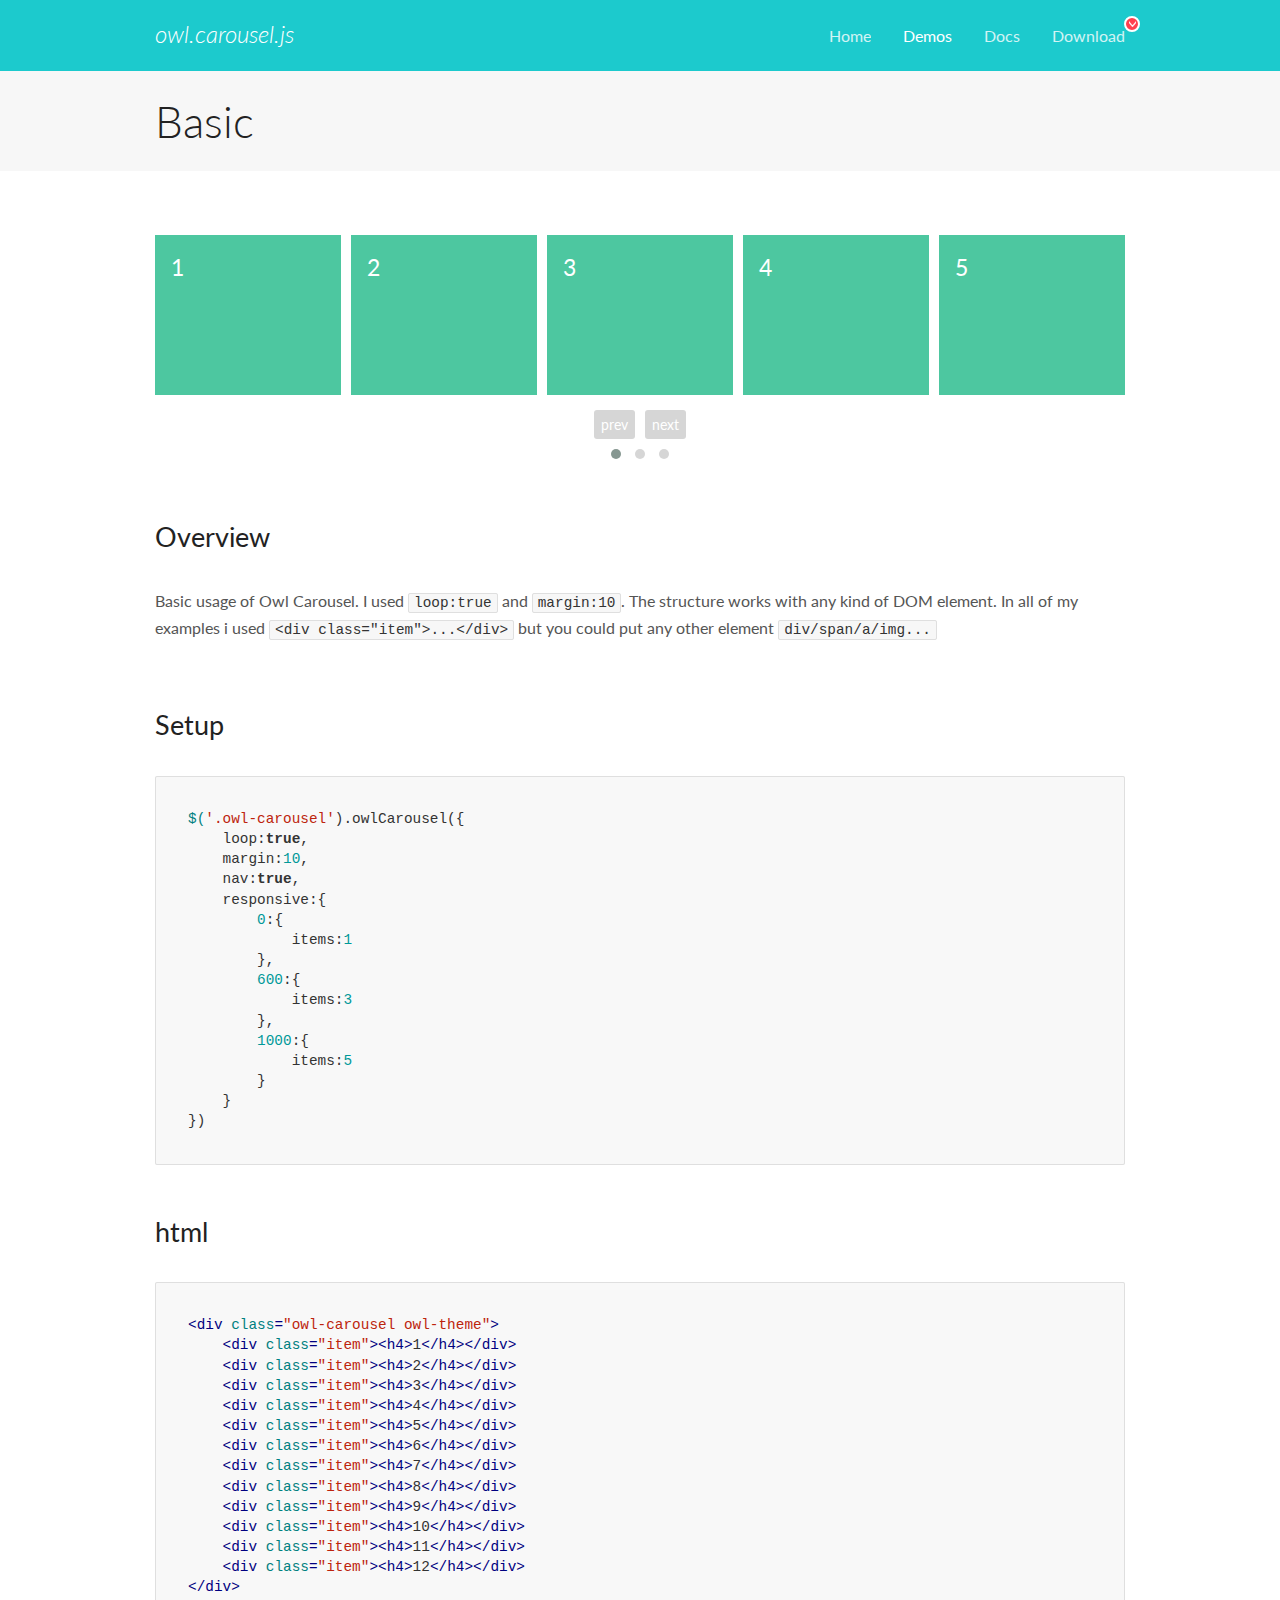
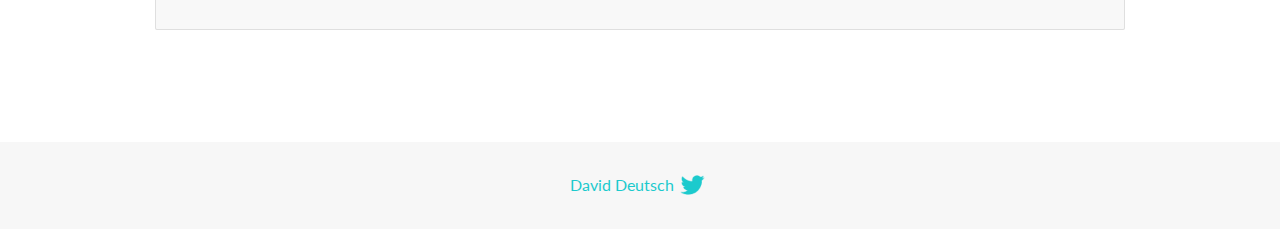
<file: libs/OwlCarousel/docs/demos/basic.html>
<!DOCTYPE html>
<html lang="en">
  <head>

    <!-- head -->
    <meta charset="utf-8">
    <meta name="msapplication-tap-highlight" content="no" />
    <meta name="viewport" content="width=device-width, initial-scale=1.0" />
    <meta name="description" content="Basic usage demo">
    <meta name="author" content="David Deutsch">
    <title>
      Basic Demo | Owl Carousel | 2.2.1
    </title>

    <!-- Stylesheets -->
    <link href='https://fonts.googleapis.com/css?family=Lato:300,400,700,400italic,300italic' rel='stylesheet' type='text/css'>
    <link rel="stylesheet" href="../assets/css/docs.theme.min.css">

    <!-- Owl Stylesheets -->
    <link rel="stylesheet" href="../assets/owlcarousel/assets/owl.carousel.min.css">
    <link rel="stylesheet" href="../assets/owlcarousel/assets/owl.theme.default.min.css">

    <!-- HTML5 shim and Respond.js IE8 support of HTML5 elements and media queries -->

    <!--[if lt IE 9]>
      <script src="https://oss.maxcdn.com/libs/html5shiv/3.7.0/html5shiv.js"></script>
      <script src="https://oss.maxcdn.com/libs/respond.js/1.3.0/respond.min.js"></script>
    <![endif]-->

    <!-- Favicons -->
    <link rel="apple-touch-icon-precomposed" sizes="144x144" href="../assets/ico/apple-touch-icon-144-precomposed.png">
    <link rel="shortcut icon" href="../assets/ico/favicon.png">
    <link rel="shortcut icon" href="favicon.ico">

    <!-- Yeah i know js should not be in header. Its required for demos.-->

    <!-- javascript -->
    <script src="../assets/vendors/jquery.min.js"></script>
    <script src="../assets/owlcarousel/owl.carousel.js"></script>
  </head>
  <body>

    <!-- header -->
    <header class="header">
      <div class="row">
        <div class="large-12 columns">
          <div class="brand left">
            <h3>
              <a href="/OwlCarousel2/">owl.carousel.js</a> 
            </h3>
          </div>
          <a id="toggle-nav" class="right">
            <span></span> <span></span> <span></span> 
          </a> 
          <div class="nav-bar">
            <ul class="clearfix">
              <li> <a href="/OwlCarousel2/index.html">Home</a>  </li>
              <li class="active">
                <a href="/OwlCarousel2/demos/demos.html">Demos</a> 
              </li>
              <li> <a href="/OwlCarousel2/docs/started-welcome.html">Docs</a>  </li>
              <li>
                <a href="https://github.com/OwlCarousel2/OwlCarousel2/archive/2.2.1.zip">Download</a> 
                <span class="download"></span> 
              </li>
            </ul>
          </div>
        </div>
      </div>
    </header>

    <!-- title -->
    <section class="title">
      <div class="row">
        <div class="large-12 columns">
          <h1>Basic</h1>
        </div>
      </div>
    </section>

    <!--  Demos -->
    <section id="demos">
      <div class="row">
        <div class="large-12 columns">
          <div class="owl-carousel owl-theme">
            <div class="item">
              <h4>1</h4>
            </div>
            <div class="item">
              <h4>2</h4>
            </div>
            <div class="item">
              <h4>3</h4>
            </div>
            <div class="item">
              <h4>4</h4>
            </div>
            <div class="item">
              <h4>5</h4>
            </div>
            <div class="item">
              <h4>6</h4>
            </div>
            <div class="item">
              <h4>7</h4>
            </div>
            <div class="item">
              <h4>8</h4>
            </div>
            <div class="item">
              <h4>9</h4>
            </div>
            <div class="item">
              <h4>10</h4>
            </div>
            <div class="item">
              <h4>11</h4>
            </div>
            <div class="item">
              <h4>12</h4>
            </div>
          </div>
          <h3 id="overview">Overview</h3>
          <p>Basic usage of Owl Carousel. I used <code>loop:true</code> and <code>margin:10</code>. The structure works with any kind of DOM element. In all of my examples i used <code>&lt;div class=&quot;item&quot;&gt;...&lt;/div&gt;</code> but you could
            put any other element <code>div/span/a/img...</code></p>
          <h3 id="setup">Setup</h3>
          <pre><code>$(&#39;.owl-carousel&#39;).owlCarousel({
    loop:true,
    margin:10,
    nav:true,
    responsive:{
        0:{
            items:1
        },
        600:{
            items:3
        },
        1000:{
            items:5
        }
    }
})</code></pre>
          <h3 id="html">html</h3>
          <pre><code>&lt;div class=&quot;owl-carousel owl-theme&quot;&gt;
    &lt;div class=&quot;item&quot;&gt;&lt;h4&gt;1&lt;/h4&gt;&lt;/div&gt;
    &lt;div class=&quot;item&quot;&gt;&lt;h4&gt;2&lt;/h4&gt;&lt;/div&gt;
    &lt;div class=&quot;item&quot;&gt;&lt;h4&gt;3&lt;/h4&gt;&lt;/div&gt;
    &lt;div class=&quot;item&quot;&gt;&lt;h4&gt;4&lt;/h4&gt;&lt;/div&gt;
    &lt;div class=&quot;item&quot;&gt;&lt;h4&gt;5&lt;/h4&gt;&lt;/div&gt;
    &lt;div class=&quot;item&quot;&gt;&lt;h4&gt;6&lt;/h4&gt;&lt;/div&gt;
    &lt;div class=&quot;item&quot;&gt;&lt;h4&gt;7&lt;/h4&gt;&lt;/div&gt;
    &lt;div class=&quot;item&quot;&gt;&lt;h4&gt;8&lt;/h4&gt;&lt;/div&gt;
    &lt;div class=&quot;item&quot;&gt;&lt;h4&gt;9&lt;/h4&gt;&lt;/div&gt;
    &lt;div class=&quot;item&quot;&gt;&lt;h4&gt;10&lt;/h4&gt;&lt;/div&gt;
    &lt;div class=&quot;item&quot;&gt;&lt;h4&gt;11&lt;/h4&gt;&lt;/div&gt;
    &lt;div class=&quot;item&quot;&gt;&lt;h4&gt;12&lt;/h4&gt;&lt;/div&gt;
&lt;/div&gt;</code></pre>
          <script>
            $(document).ready(function() {
              var owl = $('.owl-carousel');
              owl.owlCarousel({
                margin: 10,
                nav: true,
                loop: true,
                responsive: {
                  0: {
                    items: 1
                  },
                  600: {
                    items: 3
                  },
                  1000: {
                    items: 5
                  }
                }
              })
            })
          </script>
        </div>
      </div>
    </section>

    <!-- footer -->
    <footer class="footer">
      <div class="row">
        <div class="large-12 columns">
          <h5>
            <a href="/OwlCarousel2/docs/support-contact.html">David Deutsch</a> 
            <a id="custom-tweet-button" href="https://twitter.com/share?url=https://github.com/OwlCarousel2/OwlCarousel2&text=Owl Carousel - This is so awesome! " target="_blank"></a> 
          </h5>
        </div>
      </div>
    </footer>

    <!-- vendors -->
    <script src="../assets/vendors/highlight.js"></script>
    <script src="../assets/js/app.js"></script>
  </body>
</html>
</file>
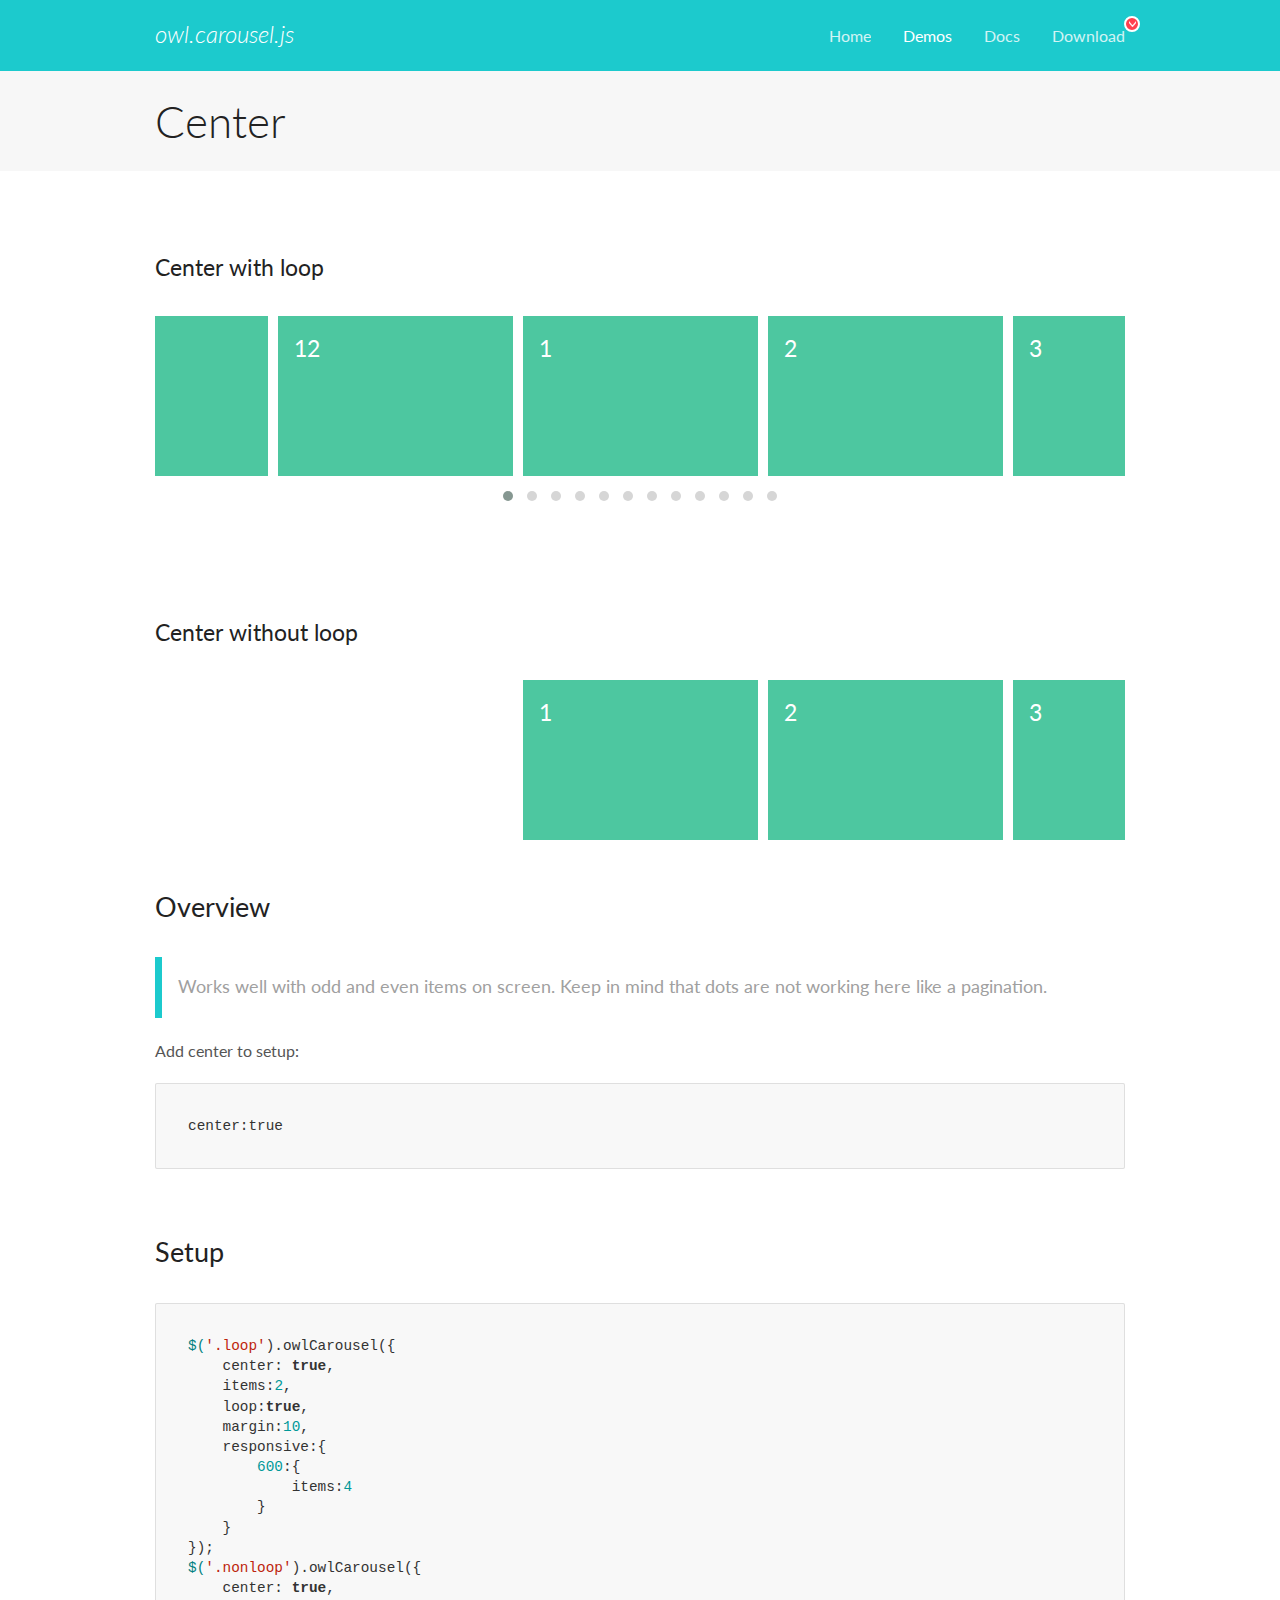
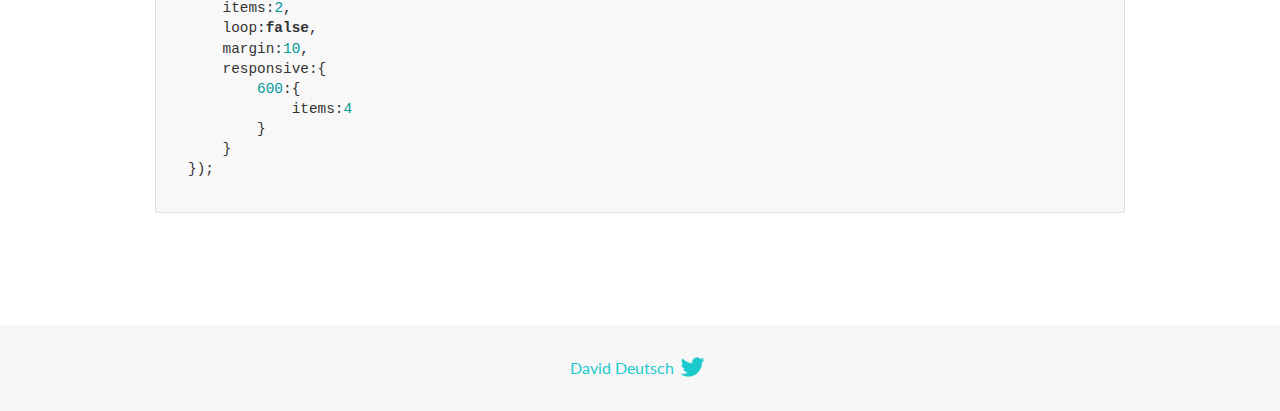
<file: libs/OwlCarousel/docs/demos/center.html>
<!DOCTYPE html>
<html lang="en">
  <head>

    <!-- head -->
    <meta charset="utf-8">
    <meta name="msapplication-tap-highlight" content="no" />
    <meta name="viewport" content="width=device-width, initial-scale=1.0" />
    <meta name="description" content="Center carousel">
    <meta name="author" content="David Deutsch">
    <title>
      Center Demo | Owl Carousel | 2.2.1
    </title>

    <!-- Stylesheets -->
    <link href='https://fonts.googleapis.com/css?family=Lato:300,400,700,400italic,300italic' rel='stylesheet' type='text/css'>
    <link rel="stylesheet" href="../assets/css/docs.theme.min.css">

    <!-- Owl Stylesheets -->
    <link rel="stylesheet" href="../assets/owlcarousel/assets/owl.carousel.min.css">
    <link rel="stylesheet" href="../assets/owlcarousel/assets/owl.theme.default.min.css">

    <!-- HTML5 shim and Respond.js IE8 support of HTML5 elements and media queries -->

    <!--[if lt IE 9]>
      <script src="https://oss.maxcdn.com/libs/html5shiv/3.7.0/html5shiv.js"></script>
      <script src="https://oss.maxcdn.com/libs/respond.js/1.3.0/respond.min.js"></script>
    <![endif]-->

    <!-- Favicons -->
    <link rel="apple-touch-icon-precomposed" sizes="144x144" href="../assets/ico/apple-touch-icon-144-precomposed.png">
    <link rel="shortcut icon" href="../assets/ico/favicon.png">
    <link rel="shortcut icon" href="favicon.ico">

    <!-- Yeah i know js should not be in header. Its required for demos.-->

    <!-- javascript -->
    <script src="../assets/vendors/jquery.min.js"></script>
    <script src="../assets/owlcarousel/owl.carousel.js"></script>
  </head>
  <body>

    <!-- header -->
    <header class="header">
      <div class="row">
        <div class="large-12 columns">
          <div class="brand left">
            <h3>
              <a href="/OwlCarousel2/">owl.carousel.js</a> 
            </h3>
          </div>
          <a id="toggle-nav" class="right">
            <span></span> <span></span> <span></span> 
          </a> 
          <div class="nav-bar">
            <ul class="clearfix">
              <li> <a href="/OwlCarousel2/index.html">Home</a>  </li>
              <li class="active">
                <a href="/OwlCarousel2/demos/demos.html">Demos</a> 
              </li>
              <li> <a href="/OwlCarousel2/docs/started-welcome.html">Docs</a>  </li>
              <li>
                <a href="https://github.com/OwlCarousel2/OwlCarousel2/archive/2.2.1.zip">Download</a> 
                <span class="download"></span> 
              </li>
            </ul>
          </div>
        </div>
      </div>
    </header>

    <!-- title -->
    <section class="title">
      <div class="row">
        <div class="large-12 columns">
          <h1>Center</h1>
        </div>
      </div>
    </section>

    <!--  Demos -->
    <section id="demos">
      <div class="row">
        <div class="large-12 columns">
          <h4 id="center-with-loop">Center with loop</h4>
          <div class="loop owl-carousel owl-theme">
            <div class="item">
              <h4>1</h4>
            </div>
            <div class="item">
              <h4>2</h4>
            </div>
            <div class="item">
              <h4>3</h4>
            </div>
            <div class="item">
              <h4>4</h4>
            </div>
            <div class="item">
              <h4>5</h4>
            </div>
            <div class="item">
              <h4>6</h4>
            </div>
            <div class="item">
              <h4>7</h4>
            </div>
            <div class="item">
              <h4>8</h4>
            </div>
            <div class="item">
              <h4>9</h4>
            </div>
            <div class="item">
              <h4>10</h4>
            </div>
            <div class="item">
              <h4>11</h4>
            </div>
            <div class="item">
              <h4>12</h4>
            </div>
          </div>
          <br>
          <h4 id="center-without-loop">Center without loop</h4>
          <div class="nonloop owl-carousel">
            <div class="item">
              <h4>1</h4>
            </div>
            <div class="item">
              <h4>2</h4>
            </div>
            <div class="item">
              <h4>3</h4>
            </div>
            <div class="item">
              <h4>4</h4>
            </div>
            <div class="item">
              <h4>5</h4>
            </div>
            <div class="item">
              <h4>6</h4>
            </div>
            <div class="item">
              <h4>7</h4>
            </div>
            <div class="item">
              <h4>8</h4>
            </div>
            <div class="item">
              <h4>9</h4>
            </div>
            <div class="item">
              <h4>10</h4>
            </div>
            <div class="item">
              <h4>11</h4>
            </div>
            <div class="item">
              <h4>12</h4>
            </div>
          </div>
          <h3 id="overview">Overview</h3>
          <blockquote>
            <p>Works well with odd and even items on screen. Keep in mind that dots are not working here like a pagination.</p>
          </blockquote>
          <p>Add center to setup:</p>
          <pre><code>center:true</code></pre>
          <h3 id="setup">Setup</h3>
          <pre><code>$(&#39;.loop&#39;).owlCarousel({
    center: true,
    items:2,
    loop:true,
    margin:10,
    responsive:{
        600:{
            items:4
        }
    }
});
$(&#39;.nonloop&#39;).owlCarousel({
    center: true,
    items:2,
    loop:false,
    margin:10,
    responsive:{
        600:{
            items:4
        }
    }
});</code></pre>
          <script>
            jQuery(document).ready(function($) {
              $('.loop').owlCarousel({
                center: true,
                items: 2,
                loop: true,
                margin: 10,
                responsive: {
                  600: {
                    items: 4
                  }
                }
              });
              $('.nonloop').owlCarousel({
                center: true,
                items: 2,
                loop: false,
                margin: 10,
                responsive: {
                  600: {
                    items: 4
                  }
                }
              });
            });
          </script>
        </div>
      </div>
    </section>

    <!-- footer -->
    <footer class="footer">
      <div class="row">
        <div class="large-12 columns">
          <h5>
            <a href="/OwlCarousel2/docs/support-contact.html">David Deutsch</a> 
            <a id="custom-tweet-button" href="https://twitter.com/share?url=https://github.com/OwlCarousel2/OwlCarousel2&text=Owl Carousel - This is so awesome! " target="_blank"></a> 
          </h5>
        </div>
      </div>
    </footer>

    <!-- vendors -->
    <script src="../assets/vendors/highlight.js"></script>
    <script src="../assets/js/app.js"></script>
  </body>
</html>
</file>
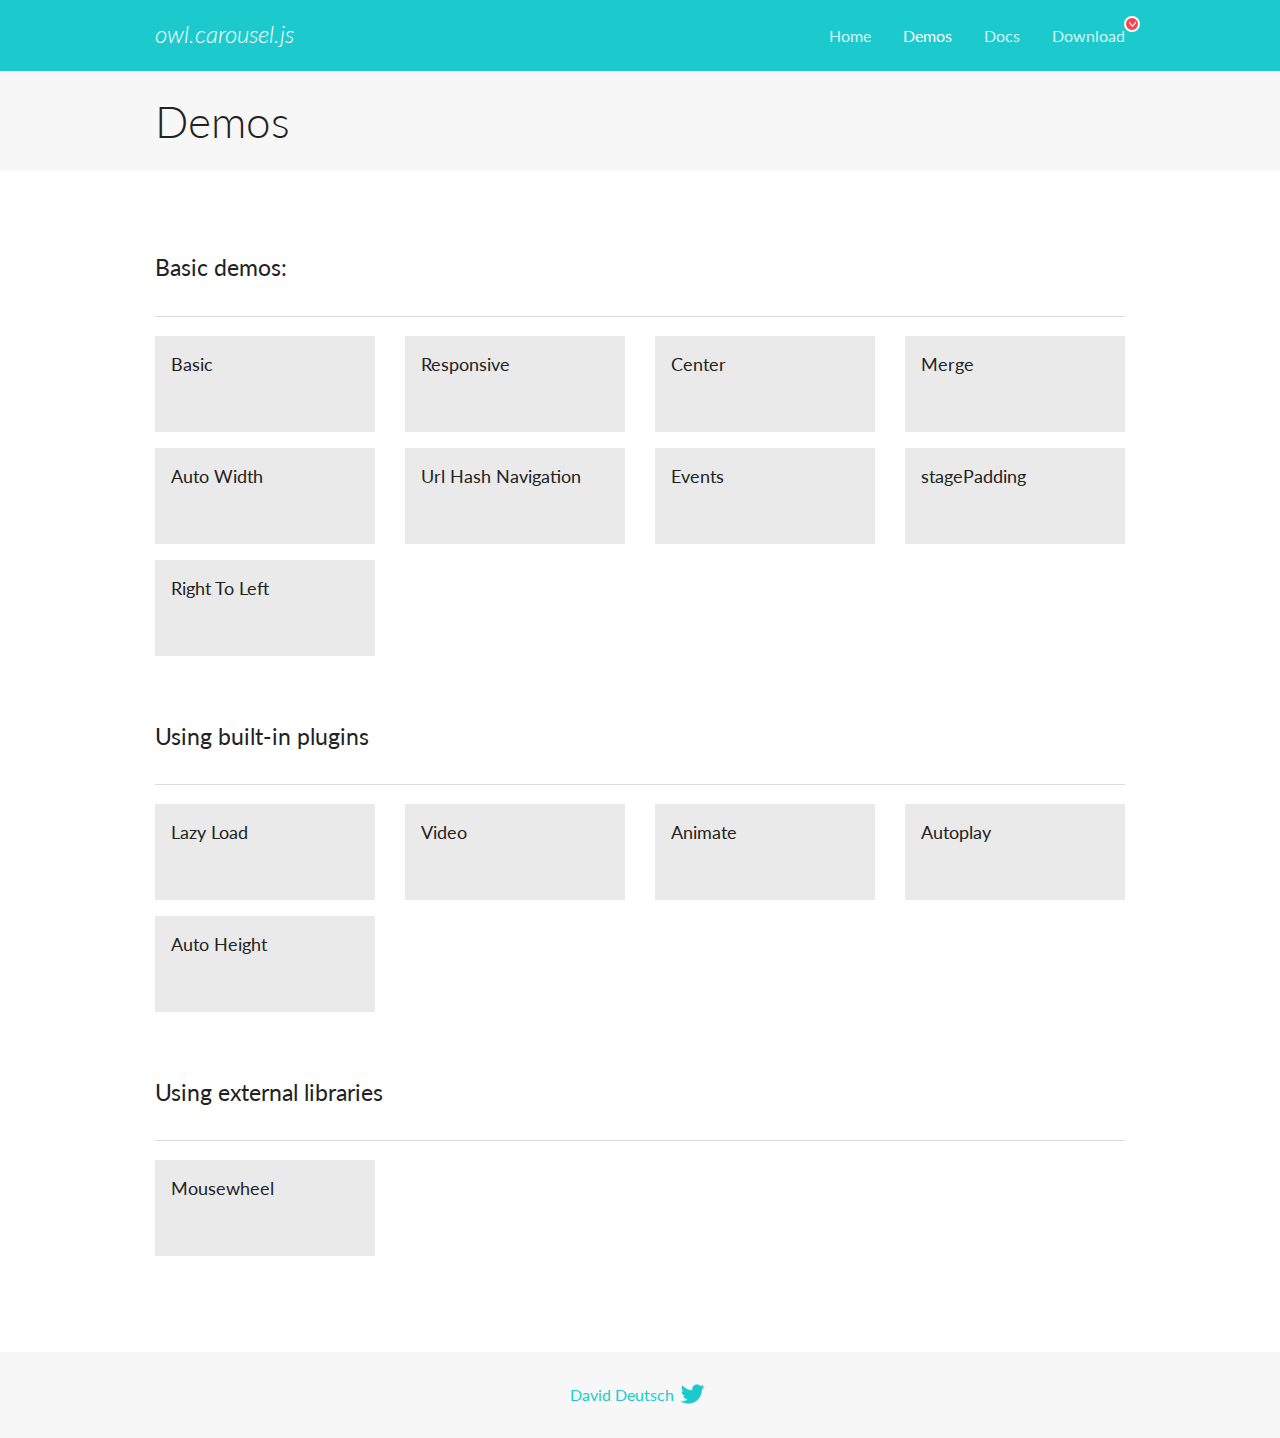
<file: libs/OwlCarousel/docs/demos/demos.html>
<!DOCTYPE html>
<html lang="en">
  <head>

    <!-- head -->
    <meta charset="utf-8">
    <meta name="msapplication-tap-highlight" content="no" />
    <meta name="viewport" content="width=device-width, initial-scale=1.0" />
    <meta name="description" content="A list of Owl Carousel examples.">
    <meta name="author" content="David Deutsch">
    <title>
      Demos | Owl Carousel | 2.2.1
    </title>

    <!-- Stylesheets -->
    <link href='https://fonts.googleapis.com/css?family=Lato:300,400,700,400italic,300italic' rel='stylesheet' type='text/css'>
    <link rel="stylesheet" href="../assets/css/docs.theme.min.css">

    <!-- Owl Stylesheets -->
    <link rel="stylesheet" href="../assets/owlcarousel/assets/owl.carousel.min.css">
    <link rel="stylesheet" href="../assets/owlcarousel/assets/owl.theme.default.min.css">

    <!-- HTML5 shim and Respond.js IE8 support of HTML5 elements and media queries -->

    <!--[if lt IE 9]>
      <script src="https://oss.maxcdn.com/libs/html5shiv/3.7.0/html5shiv.js"></script>
      <script src="https://oss.maxcdn.com/libs/respond.js/1.3.0/respond.min.js"></script>
    <![endif]-->

    <!-- Favicons -->
    <link rel="apple-touch-icon-precomposed" sizes="144x144" href="../assets/ico/apple-touch-icon-144-precomposed.png">
    <link rel="shortcut icon" href="../assets/ico/favicon.png">
    <link rel="shortcut icon" href="favicon.ico">

    <!-- Yeah i know js should not be in header. Its required for demos.-->

    <!-- javascript -->
    <script src="../assets/vendors/jquery.min.js"></script>
    <script src="../assets/owlcarousel/owl.carousel.js"></script>
  </head>
  <body>

    <!-- header -->
    <header class="header">
      <div class="row">
        <div class="large-12 columns">
          <div class="brand left">
            <h3>
              <a href="/OwlCarousel2/">owl.carousel.js</a> 
            </h3>
          </div>
          <a id="toggle-nav" class="right">
            <span></span> <span></span> <span></span> 
          </a> 
          <div class="nav-bar">
            <ul class="clearfix">
              <li> <a href="/OwlCarousel2/index.html">Home</a>  </li>
              <li class="active">
                <a href="/OwlCarousel2/demos/demos.html">Demos</a> 
              </li>
              <li> <a href="/OwlCarousel2/docs/started-welcome.html">Docs</a>  </li>
              <li>
                <a href="https://github.com/OwlCarousel2/OwlCarousel2/archive/2.2.1.zip">Download</a> 
                <span class="download"></span> 
              </li>
            </ul>
          </div>
        </div>
      </div>
    </header>

    <!-- title -->
    <section class="title">
      <div class="row">
        <div class="large-12 columns">
          <h1>Demos</h1>
        </div>
      </div>
    </section>

    <!--  Demos -->
    <section id="demos">
      <div class="row">
        <div class="large-12 columns">
          <h4 id="basic-demos-">Basic demos:</h4>
          <hr>
          <div class="demo-list">
            <div class="row">
              <div class="small-6 medium-4 large-3 columns">
                <a href="basic.html" class="demo-block">
                  <h5>Basic </h5>
                </a> 
              </div>
              <div class="small-6 medium-4 large-3 columns">
                <a href="responsive.html" class="demo-block">
                  <h5>Responsive </h5>
                </a> 
              </div>
              <div class="small-6 medium-4 large-3 columns">
                <a href="center.html" class="demo-block">
                  <h5>Center </h5>
                </a> 
              </div>
              <div class="small-6 medium-4 large-3 columns">
                <a href="merge.html" class="demo-block">
                  <h5>Merge </h5>
                </a> 
              </div>
              <div class="small-6 medium-4 large-3 columns">
                <a href="autowidth.html" class="demo-block">
                  <h5>Auto Width </h5>
                </a> 
              </div>
              <div class="small-6 medium-4 large-3 columns">
                <a href="urlhashnav.html" class="demo-block">
                  <h5>Url Hash Navigation </h5>
                </a> 
              </div>
              <div class="small-6 medium-4 large-3 columns">
                <a href="events.html" class="demo-block">
                  <h5>Events </h5>
                </a> 
              </div>
              <div class="small-6 medium-4 large-3 columns">
                <a href="stagepadding.html" class="demo-block">
                  <h5>stagePadding </h5>
                </a> 
              </div>
              <div class="small-6 medium-4 large-3 columns">
                <a href="rtl.html" class="demo-block">
                  <h5>Right To Left </h5>
                </a> 
              </div>
            </div>
          </div>
          <h4 id="using-built-in-plugins">Using built-in plugins</h4>
          <hr>
          <div class="demo-list">
            <div class="row">
              <div class="small-6 medium-4 large-3 columns">
                <a href="lazyLoad.html" class="demo-block">
                  <h5>Lazy Load </h5>
                </a> 
              </div>
              <div class="small-6 medium-4 large-3 columns">
                <a href="video.html" class="demo-block">
                  <h5>Video </h5>
                </a> 
              </div>
              <div class="small-6 medium-4 large-3 columns">
                <a href="animate.html" class="demo-block">
                  <h5>Animate </h5>
                </a> 
              </div>
              <div class="small-6 medium-4 large-3 columns">
                <a href="autoplay.html" class="demo-block">
                  <h5>Autoplay </h5>
                </a> 
              </div>
              <div class="small-6 medium-4 large-3 columns">
                <a href="autoheight.html" class="demo-block">
                  <h5>Auto Height </h5>
                </a> 
              </div>
            </div>
          </div>
          <h4 id="using-external-libraries">Using external libraries</h4>
          <hr>
          <div class="demo-list">
            <div class="row">
              <div class="small-6 medium-4 large-3 columns">
                <a href="mousewheel.html" class="demo-block">
                  <h5>Mousewheel </h5>
                </a> 
              </div>
            </div>
          </div>
        </div>
      </div>
    </section>

    <!-- footer -->
    <footer class="footer">
      <div class="row">
        <div class="large-12 columns">
          <h5>
            <a href="/OwlCarousel2/docs/support-contact.html">David Deutsch</a> 
            <a id="custom-tweet-button" href="https://twitter.com/share?url=https://github.com/OwlCarousel2/OwlCarousel2&text=Owl Carousel - This is so awesome! " target="_blank"></a> 
          </h5>
        </div>
      </div>
    </footer>

    <!-- vendors -->
    <script src="../assets/vendors/highlight.js"></script>
    <script src="../assets/js/app.js"></script>
  </body>
</html>
</file>
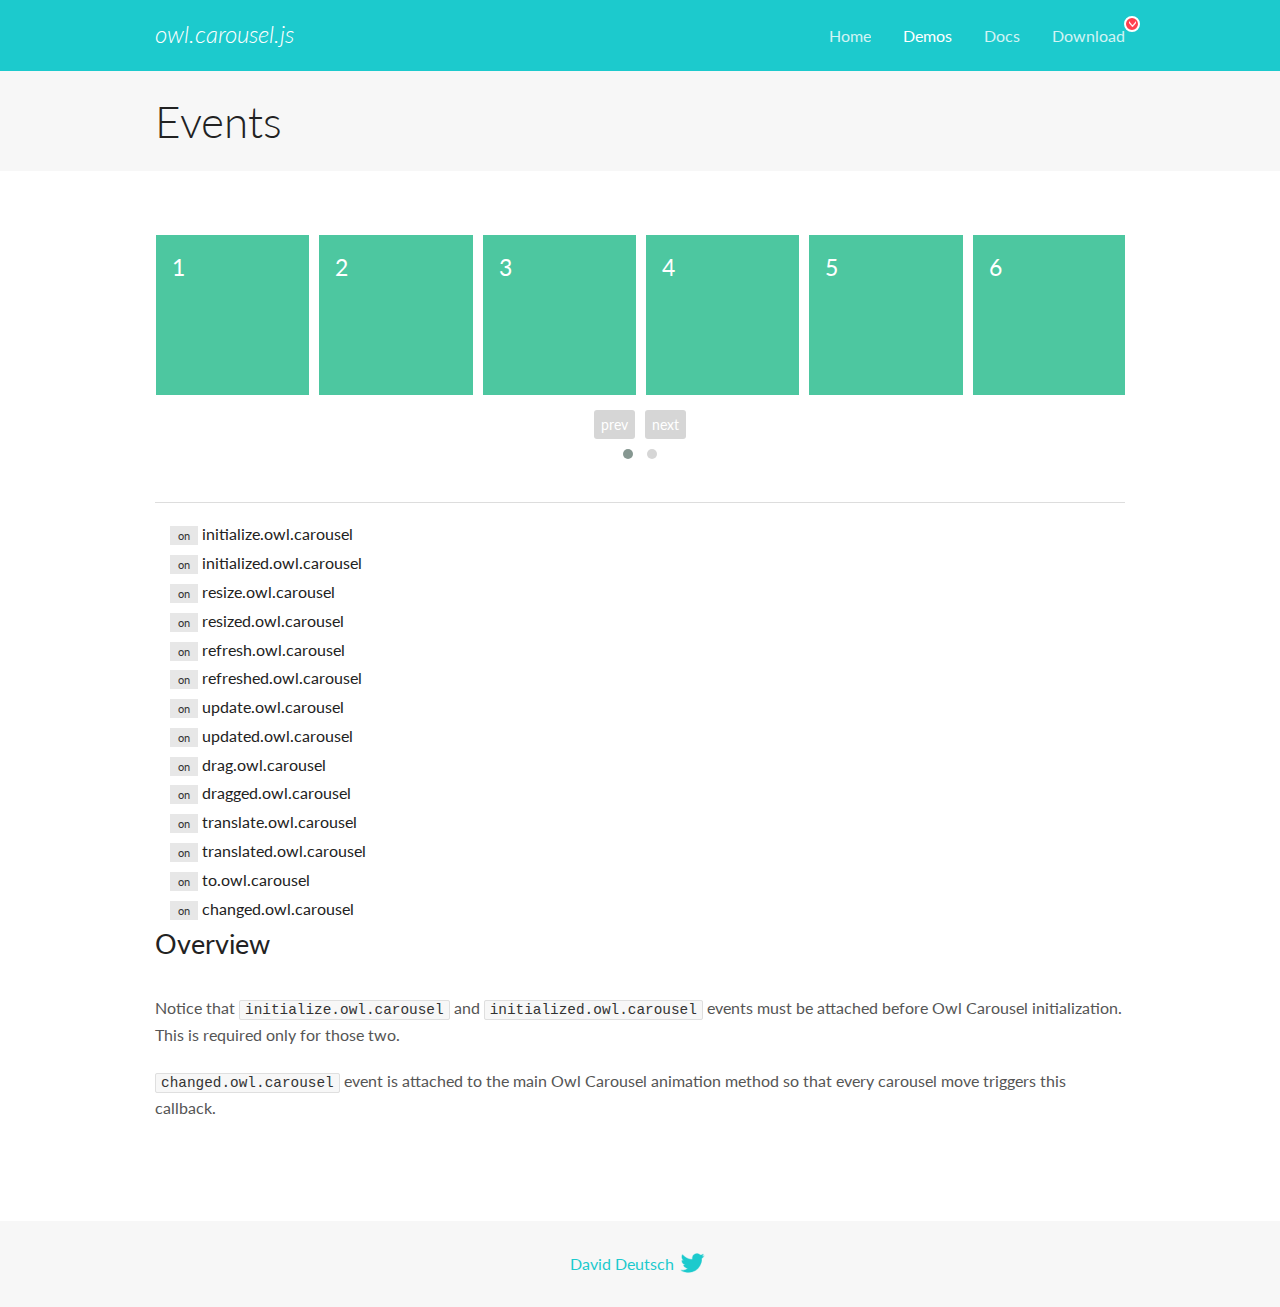
<file: libs/OwlCarousel/docs/demos/events.html>
<!DOCTYPE html>
<html lang="en">
  <head>

    <!-- head -->
    <meta charset="utf-8">
    <meta name="msapplication-tap-highlight" content="no" />
    <meta name="viewport" content="width=device-width, initial-scale=1.0" />
    <meta name="description" content="Events usage demo">
    <meta name="author" content="David Deutsch">
    <title>
      Events Demo | Owl Carousel | 2.2.1
    </title>

    <!-- Stylesheets -->
    <link href='https://fonts.googleapis.com/css?family=Lato:300,400,700,400italic,300italic' rel='stylesheet' type='text/css'>
    <link rel="stylesheet" href="../assets/css/docs.theme.min.css">

    <!-- Owl Stylesheets -->
    <link rel="stylesheet" href="../assets/owlcarousel/assets/owl.carousel.min.css">
    <link rel="stylesheet" href="../assets/owlcarousel/assets/owl.theme.default.min.css">

    <!-- HTML5 shim and Respond.js IE8 support of HTML5 elements and media queries -->

    <!--[if lt IE 9]>
      <script src="https://oss.maxcdn.com/libs/html5shiv/3.7.0/html5shiv.js"></script>
      <script src="https://oss.maxcdn.com/libs/respond.js/1.3.0/respond.min.js"></script>
    <![endif]-->

    <!-- Favicons -->
    <link rel="apple-touch-icon-precomposed" sizes="144x144" href="../assets/ico/apple-touch-icon-144-precomposed.png">
    <link rel="shortcut icon" href="../assets/ico/favicon.png">
    <link rel="shortcut icon" href="favicon.ico">

    <!-- Yeah i know js should not be in header. Its required for demos.-->

    <!-- javascript -->
    <script src="../assets/vendors/jquery.min.js"></script>
    <script src="../assets/owlcarousel/owl.carousel.js"></script>
  </head>
  <body>

    <!-- header -->
    <header class="header">
      <div class="row">
        <div class="large-12 columns">
          <div class="brand left">
            <h3>
              <a href="/OwlCarousel2/">owl.carousel.js</a> 
            </h3>
          </div>
          <a id="toggle-nav" class="right">
            <span></span> <span></span> <span></span> 
          </a> 
          <div class="nav-bar">
            <ul class="clearfix">
              <li> <a href="/OwlCarousel2/index.html">Home</a>  </li>
              <li class="active">
                <a href="/OwlCarousel2/demos/demos.html">Demos</a> 
              </li>
              <li> <a href="/OwlCarousel2/docs/started-welcome.html">Docs</a>  </li>
              <li>
                <a href="https://github.com/OwlCarousel2/OwlCarousel2/archive/2.2.1.zip">Download</a> 
                <span class="download"></span> 
              </li>
            </ul>
          </div>
        </div>
      </div>
    </header>

    <!-- title -->
    <section class="title">
      <div class="row">
        <div class="large-12 columns">
          <h1>Events</h1>
        </div>
      </div>
    </section>

    <!--  Demos -->
    <section id="demos">
      <div class="row">
        <div class="large-12 columns">
          <div class="owl-carousel owl-theme">
            <div class="item">
              <h4>1</h4>
            </div>
            <div class="item">
              <h4>2</h4>
            </div>
            <div class="item">
              <h4>3</h4>
            </div>
            <div class="item">
              <h4>4</h4>
            </div>
            <div class="item">
              <h4>5</h4>
            </div>
            <div class="item">
              <h4>6</h4>
            </div>
            <div class="item">
              <h4>7</h4>
            </div>
            <div class="item">
              <h4>8</h4>
            </div>
            <div class="item">
              <h4>9</h4>
            </div>
            <div class="item">
              <h4>10</h4>
            </div>
            <div class="item">
              <h4>11</h4>
            </div>
            <div class="item">
              <h4>12</h4>
            </div>
          </div>
          <hr>
          <div class="large-12 columns callbacks">
            <div><span class="label secondary initialize">on</span>  initialize.owl.carousel </div>
            <div><span class="label secondary initialized">on</span>  initialized.owl.carousel </div>
            <div><span class="label secondary resize">on</span>  resize.owl.carousel </div>
            <div><span class="label secondary resized">on</span>  resized.owl.carousel </div>
            <div><span class="label secondary refresh">on</span>  refresh.owl.carousel </div>
            <div><span class="label secondary refreshed">on</span>  refreshed.owl.carousel </div>
            <div><span class="label secondary update">on</span>  update.owl.carousel </div>
            <div><span class="label secondary updated">on</span>  updated.owl.carousel </div>
            <div><span class="label secondary drag">on</span>  drag.owl.carousel </div>
            <div><span class="label secondary dragged">on</span>  dragged.owl.carousel </div>
            <div><span class="label secondary translate">on</span>  translate.owl.carousel </div>
            <div><span class="label secondary translated">on</span>  translated.owl.carousel </div>
            <div><span class="label secondary to">on</span>  to.owl.carousel </div>
            <div><span class="label secondary changed">on</span>  changed.owl.carousel </div>
          </div>
          <h3 id="overview">Overview</h3>
          <p>Notice that <code>initialize.owl.carousel</code> and <code>initialized.owl.carousel</code> events must be attached before Owl Carousel initialization. This is required only for those two.</p>
          <p><code>changed.owl.carousel</code> event is attached to the main Owl Carousel animation method so that every carousel move triggers this callback.</p>
          <script>
            jQuery(document).ready(function($) {
              var owl = $('.owl-carousel');
              owl.on('initialize.owl.carousel initialized.owl.carousel ' +
                'initialize.owl.carousel initialize.owl.carousel ' +
                'resize.owl.carousel resized.owl.carousel ' +
                'refresh.owl.carousel refreshed.owl.carousel ' +
                'update.owl.carousel updated.owl.carousel ' +
                'drag.owl.carousel dragged.owl.carousel ' +
                'translate.owl.carousel translated.owl.carousel ' +
                'to.owl.carousel changed.owl.carousel',
                function(e) {
                  $('.' + e.type)
                    .removeClass('secondary')
                    .addClass('success');
                  window.setTimeout(function() {
                    $('.' + e.type)
                      .removeClass('success')
                      .addClass('secondary');
                  }, 500);
                });
              owl.owlCarousel({
                loop: true,
                nav: true,
                lazyLoad: true,
                margin: 10,
                video: true,
                responsive: {
                  0: {
                    items: 1
                  },
                  600: {
                    items: 3
                  },
                  960: {
                    items: 5,
                  },
                  1200: {
                    items: 6
                  }
                }
              });
            });
          </script>
        </div>
      </div>
    </section>

    <!-- footer -->
    <footer class="footer">
      <div class="row">
        <div class="large-12 columns">
          <h5>
            <a href="/OwlCarousel2/docs/support-contact.html">David Deutsch</a> 
            <a id="custom-tweet-button" href="https://twitter.com/share?url=https://github.com/OwlCarousel2/OwlCarousel2&text=Owl Carousel - This is so awesome! " target="_blank"></a> 
          </h5>
        </div>
      </div>
    </footer>

    <!-- vendors -->
    <script src="../assets/vendors/highlight.js"></script>
    <script src="../assets/js/app.js"></script>
  </body>
</html>
</file>
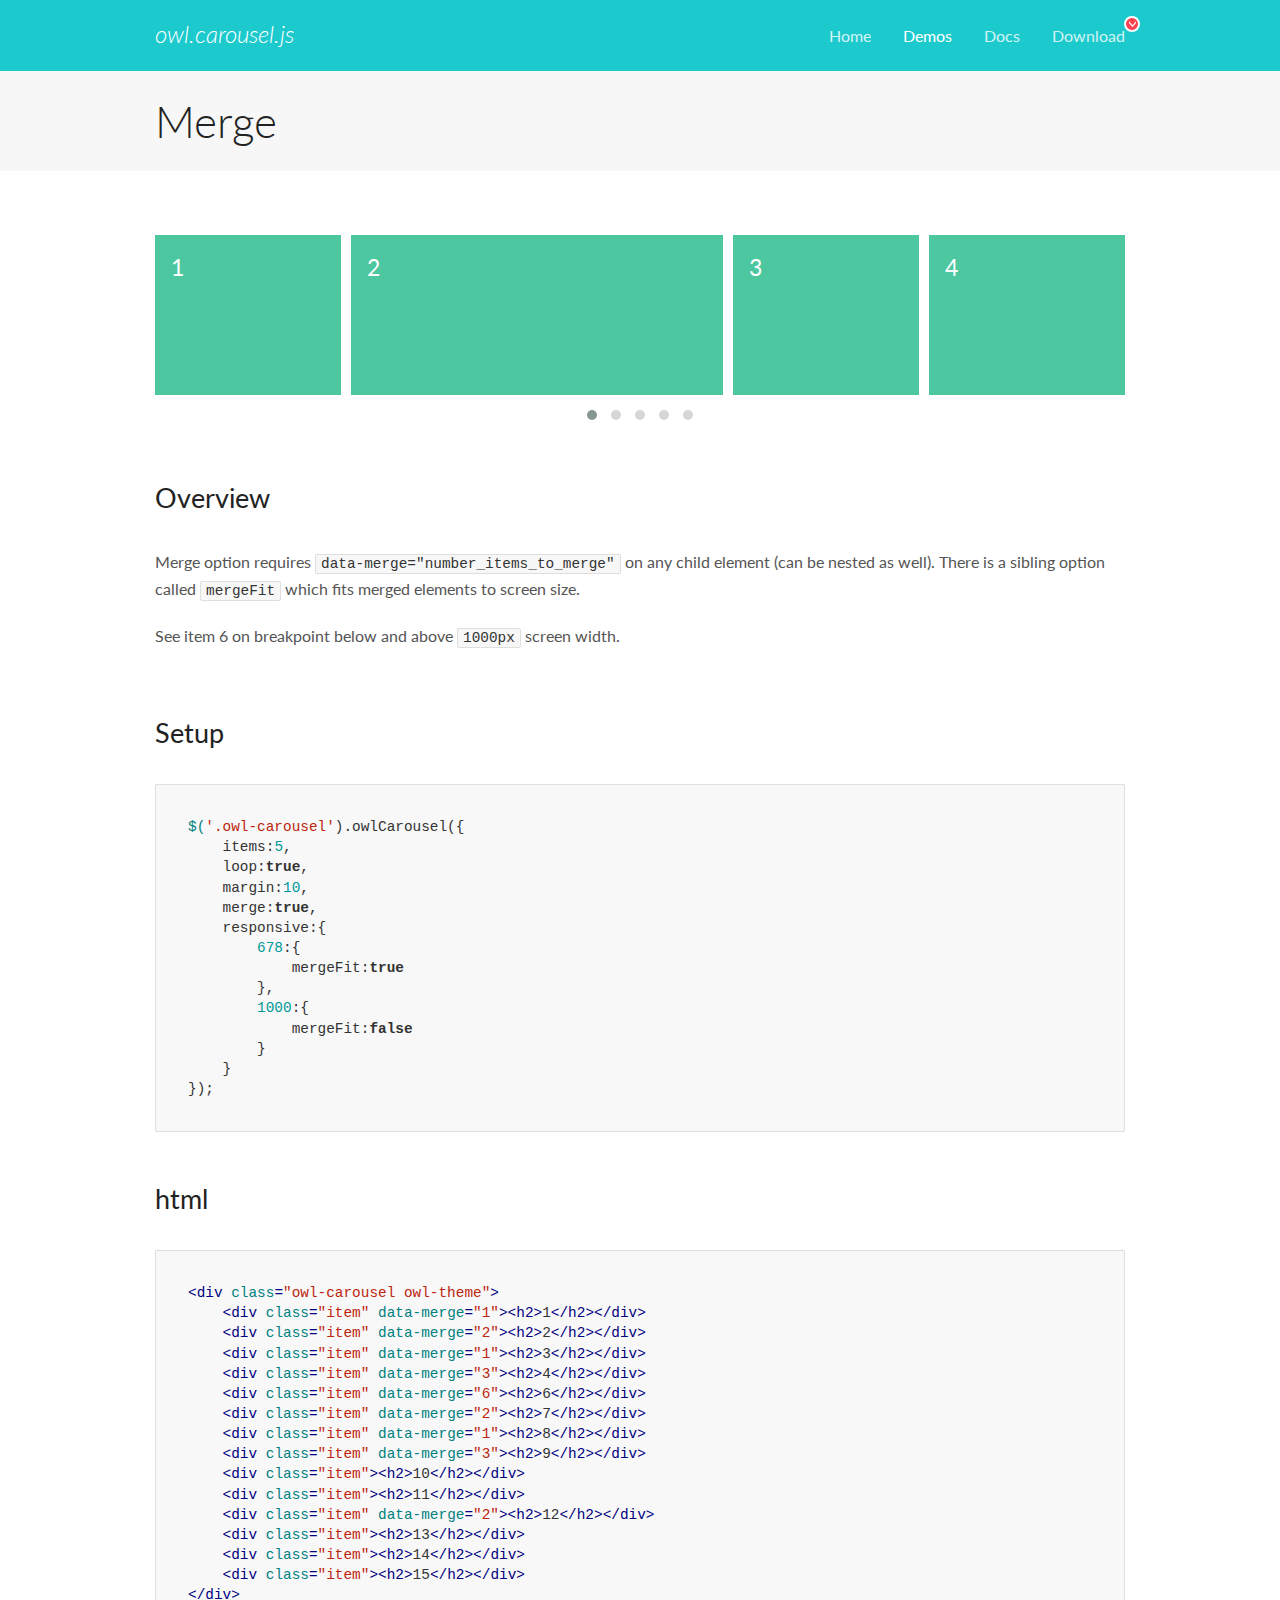
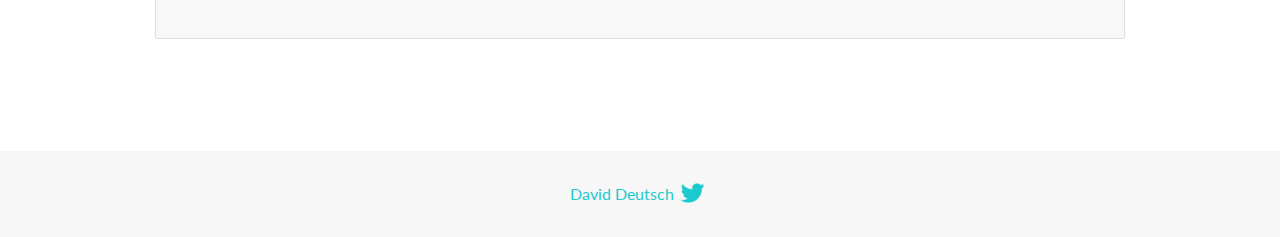
<file: libs/OwlCarousel/docs/demos/merge.html>
<!DOCTYPE html>
<html lang="en">
  <head>

    <!-- head -->
    <meta charset="utf-8">
    <meta name="msapplication-tap-highlight" content="no" />
    <meta name="viewport" content="width=device-width, initial-scale=1.0" />
    <meta name="description" content="Merge Items">
    <meta name="author" content="David Deutsch">
    <title>
      Merge Demo | Owl Carousel | 2.2.1
    </title>

    <!-- Stylesheets -->
    <link href='https://fonts.googleapis.com/css?family=Lato:300,400,700,400italic,300italic' rel='stylesheet' type='text/css'>
    <link rel="stylesheet" href="../assets/css/docs.theme.min.css">

    <!-- Owl Stylesheets -->
    <link rel="stylesheet" href="../assets/owlcarousel/assets/owl.carousel.min.css">
    <link rel="stylesheet" href="../assets/owlcarousel/assets/owl.theme.default.min.css">

    <!-- HTML5 shim and Respond.js IE8 support of HTML5 elements and media queries -->

    <!--[if lt IE 9]>
      <script src="https://oss.maxcdn.com/libs/html5shiv/3.7.0/html5shiv.js"></script>
      <script src="https://oss.maxcdn.com/libs/respond.js/1.3.0/respond.min.js"></script>
    <![endif]-->

    <!-- Favicons -->
    <link rel="apple-touch-icon-precomposed" sizes="144x144" href="../assets/ico/apple-touch-icon-144-precomposed.png">
    <link rel="shortcut icon" href="../assets/ico/favicon.png">
    <link rel="shortcut icon" href="favicon.ico">

    <!-- Yeah i know js should not be in header. Its required for demos.-->

    <!-- javascript -->
    <script src="../assets/vendors/jquery.min.js"></script>
    <script src="../assets/owlcarousel/owl.carousel.js"></script>
  </head>
  <body>

    <!-- header -->
    <header class="header">
      <div class="row">
        <div class="large-12 columns">
          <div class="brand left">
            <h3>
              <a href="/OwlCarousel2/">owl.carousel.js</a> 
            </h3>
          </div>
          <a id="toggle-nav" class="right">
            <span></span> <span></span> <span></span> 
          </a> 
          <div class="nav-bar">
            <ul class="clearfix">
              <li> <a href="/OwlCarousel2/index.html">Home</a>  </li>
              <li class="active">
                <a href="/OwlCarousel2/demos/demos.html">Demos</a> 
              </li>
              <li> <a href="/OwlCarousel2/docs/started-welcome.html">Docs</a>  </li>
              <li>
                <a href="https://github.com/OwlCarousel2/OwlCarousel2/archive/2.2.1.zip">Download</a> 
                <span class="download"></span> 
              </li>
            </ul>
          </div>
        </div>
      </div>
    </header>

    <!-- title -->
    <section class="title">
      <div class="row">
        <div class="large-12 columns">
          <h1>Merge</h1>
        </div>
      </div>
    </section>

    <!--  Demos -->
    <section id="demos">
      <div class="row">
        <div class="large-12 columns">
          <div class="owl-carousel owl-theme">
            <div class="item" data-merge="1">
              <h4>1</h4>
            </div>
            <div class="item" data-merge="2">
              <h4>2</h4>
            </div>
            <div class="item" data-merge="1">
              <h4>3</h4>
            </div>
            <div class="item" data-merge="3">
              <h4>4</h4>
            </div>
            <div class="item" data-merge="6">
              <h4>6</h4>
            </div>
            <div class="item" data-merge="2">
              <h4>7</h4>
            </div>
            <div class="item" data-merge="1">
              <h4>8</h4>
            </div>
            <div class="item" data-merge="3">
              <h4>9</h4>
            </div>
            <div class="item">
              <h4>10</h4>
            </div>
            <div class="item">
              <h4>11</h4>
            </div>
            <div class="item" data-merge="2">
              <h4>12</h4>
            </div>
            <div class="item">
              <h4>13</h4>
            </div>
            <div class="item">
              <h4>14</h4>
            </div>
            <div class="item">
              <h4>15</h4>
            </div>
          </div>
          <h3 id="overview">Overview</h3>
          <p>Merge option requires <code>data-merge=&quot;number_items_to_merge&quot;</code> on any child element (can be nested as well). There is a sibling option called <code>mergeFit</code> which fits merged elements to screen size. </p>
          <p>See item 6 on breakpoint below and above <code>1000px</code> screen width.</p>
          <h3 id="setup">Setup</h3>
          <pre><code>$(&#39;.owl-carousel&#39;).owlCarousel({
    items:5,
    loop:true,
    margin:10,
    merge:true,
    responsive:{
        678:{
            mergeFit:true
        },
        1000:{
            mergeFit:false
        }
    }
});</code></pre>
          <h3 id="html">html</h3>
          <pre><code>&lt;div class=&quot;owl-carousel owl-theme&quot;&gt;
    &lt;div class=&quot;item&quot; data-merge=&quot;1&quot;&gt;&lt;h2&gt;1&lt;/h2&gt;&lt;/div&gt;
    &lt;div class=&quot;item&quot; data-merge=&quot;2&quot;&gt;&lt;h2&gt;2&lt;/h2&gt;&lt;/div&gt;
    &lt;div class=&quot;item&quot; data-merge=&quot;1&quot;&gt;&lt;h2&gt;3&lt;/h2&gt;&lt;/div&gt;
    &lt;div class=&quot;item&quot; data-merge=&quot;3&quot;&gt;&lt;h2&gt;4&lt;/h2&gt;&lt;/div&gt;
    &lt;div class=&quot;item&quot; data-merge=&quot;6&quot;&gt;&lt;h2&gt;6&lt;/h2&gt;&lt;/div&gt;
    &lt;div class=&quot;item&quot; data-merge=&quot;2&quot;&gt;&lt;h2&gt;7&lt;/h2&gt;&lt;/div&gt;
    &lt;div class=&quot;item&quot; data-merge=&quot;1&quot;&gt;&lt;h2&gt;8&lt;/h2&gt;&lt;/div&gt;
    &lt;div class=&quot;item&quot; data-merge=&quot;3&quot;&gt;&lt;h2&gt;9&lt;/h2&gt;&lt;/div&gt;
    &lt;div class=&quot;item&quot;&gt;&lt;h2&gt;10&lt;/h2&gt;&lt;/div&gt;
    &lt;div class=&quot;item&quot;&gt;&lt;h2&gt;11&lt;/h2&gt;&lt;/div&gt;
    &lt;div class=&quot;item&quot; data-merge=&quot;2&quot;&gt;&lt;h2&gt;12&lt;/h2&gt;&lt;/div&gt;
    &lt;div class=&quot;item&quot;&gt;&lt;h2&gt;13&lt;/h2&gt;&lt;/div&gt;
    &lt;div class=&quot;item&quot;&gt;&lt;h2&gt;14&lt;/h2&gt;&lt;/div&gt;
    &lt;div class=&quot;item&quot;&gt;&lt;h2&gt;15&lt;/h2&gt;&lt;/div&gt;
&lt;/div&gt;</code></pre>
          <script>
            $(document).ready(function() {
              $('.owl-carousel').owlCarousel({
                items: 5,
                loop: true,
                margin: 10,
                merge: true,
                responsive: {
                  678: {
                    mergeFit: true
                  },
                  1000: {
                    mergeFit: false
                  }
                }
              });
            })
          </script>
        </div>
      </div>
    </section>

    <!-- footer -->
    <footer class="footer">
      <div class="row">
        <div class="large-12 columns">
          <h5>
            <a href="/OwlCarousel2/docs/support-contact.html">David Deutsch</a> 
            <a id="custom-tweet-button" href="https://twitter.com/share?url=https://github.com/OwlCarousel2/OwlCarousel2&text=Owl Carousel - This is so awesome! " target="_blank"></a> 
          </h5>
        </div>
      </div>
    </footer>

    <!-- vendors -->
    <script src="../assets/vendors/highlight.js"></script>
    <script src="../assets/js/app.js"></script>
  </body>
</html>
</file>
